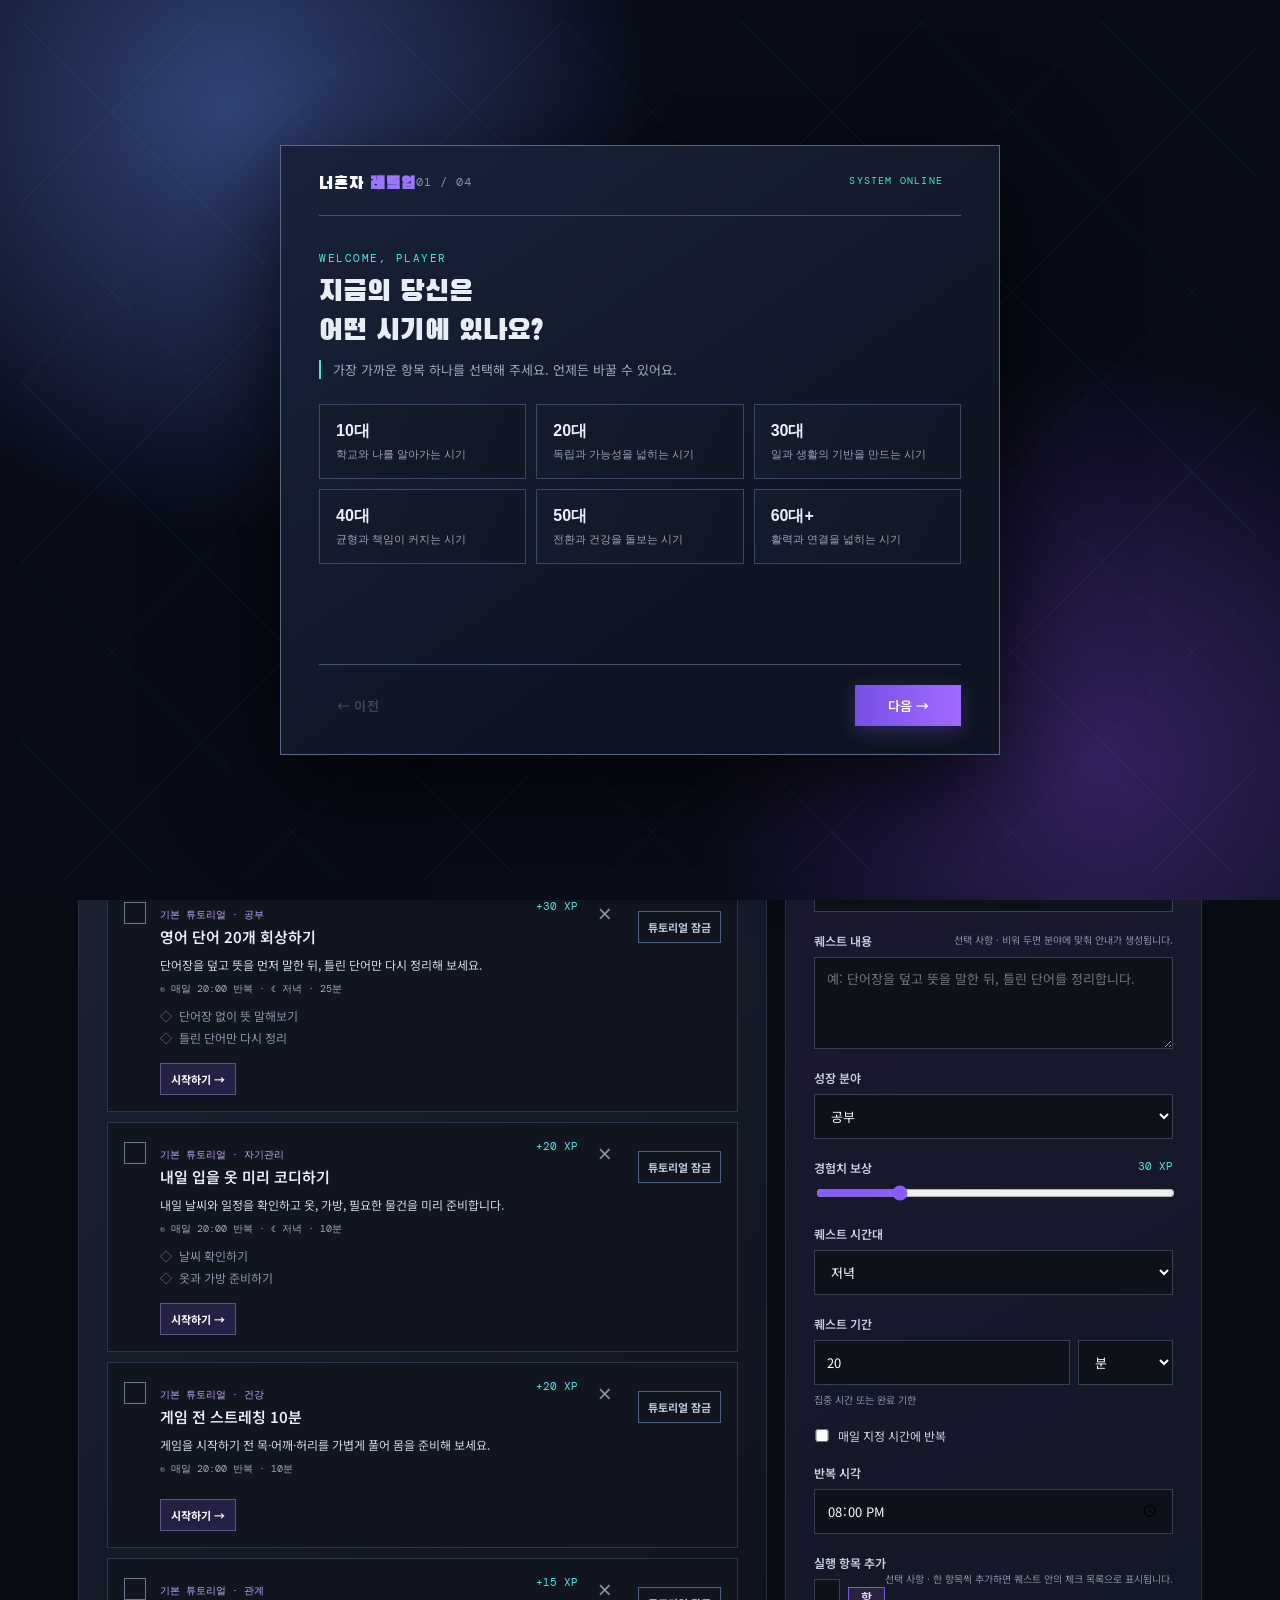
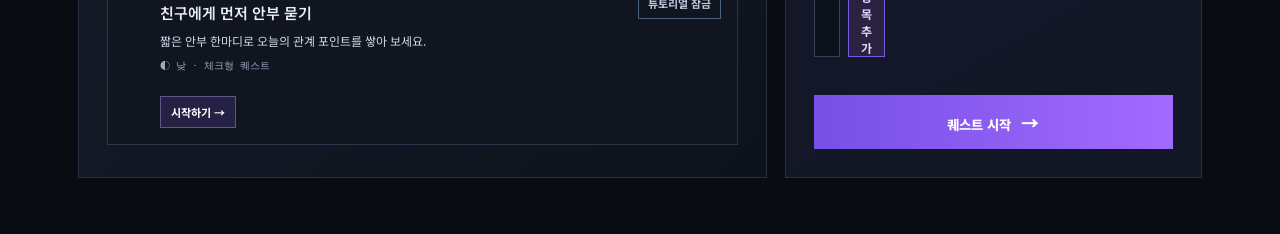
<file: index.html>
<!doctype html>
<html lang="ko">
  <head>
    <meta charset="UTF-8" />
    <meta name="viewport" content="width=device-width, initial-scale=1.0" />
    <title>너혼자레벨업</title>
    <link rel="preconnect" href="https://fonts.googleapis.com" />
    <link rel="preconnect" href="https://fonts.gstatic.com" crossorigin />
    <link href="https://fonts.googleapis.com/css2?family=Black+Han+Sans&family=DM+Mono:wght@400;500&family=Noto+Sans+KR:wght@400;500;600;700;800&display=swap" rel="stylesheet" />
  <style>
:root { --ink:#e9edf6; --muted:#8992a8; --line:#293044; --panel:#131824; --purple:#8a5cff; --cyan:#51e7e0; --bg:#090c13; }
* { box-sizing:border-box; } body { margin:0; background:radial-gradient(circle at 10% 0%,#17213a 0,transparent 26rem),var(--bg); color:var(--ink); font-family:"Noto Sans KR",sans-serif; }
.app-shell { max-width:1180px; margin:auto; padding:24px 28px 56px; } .topbar { display:flex; align-items:center; border-bottom:1px solid var(--line); padding-bottom:20px; gap:20px; } .brand { font-family:"Black Han Sans",sans-serif; color:white; text-decoration:none; letter-spacing:1px; font-size:22px; } .brand span { color:var(--purple); } .date { margin-left:auto; color:var(--muted); font:12px "DM Mono"; }.icon-button,.delete-button { background:none;border:0;color:var(--muted);cursor:pointer;font-size:24px;}
.hero { display:grid; grid-template-columns:2fr 1fr; gap:18px; padding:28px 0; }.character-card,.daily-card,.quest-panel,.create-panel { border:1px solid var(--line); background:linear-gradient(135deg,rgba(27,34,51,.98),rgba(14,18,28,.98)); }.character-card { min-height:218px; padding:30px; display:flex; align-items:center; gap:26px; position:relative; overflow:hidden; }.character-card:after { content:""; position:absolute; width:230px;height:230px;right:-90px;top:-90px;border:1px solid #7654d166;transform:rotate(45deg); }.level-emblem { width:106px;height:106px;flex:none; border:1px solid var(--purple); background:#17142c; display:flex;flex-direction:column;align-items:center;justify-content:center;box-shadow:0 0 28px #6d43d733; }.level-emblem small,.eyebrow { color:var(--cyan); font:11px "DM Mono";letter-spacing:1.5px;margin:0;}.level-emblem strong {font:48px "Black Han Sans";line-height:1;color:white}.character-copy h1 { margin:8px 0 22px; font-size:27px;line-height:1.36;letter-spacing:-1px; }.character-copy em { color:#b494ff;font-style:normal; }.xp-line { width:260px; }.xp-line span {font:12px "DM Mono";color:#b8c0d2}.xp-track,.daily-track {height:5px;background:#293044;margin-top:8px;}.xp-track i,.daily-track i {display:block;height:100%;background:linear-gradient(90deg,var(--purple),var(--cyan));width:0;transition:width .35s}.rank {margin-left:auto;align-self:flex-start;z-index:1;color:var(--muted);font:11px "DM Mono"}.rank b{display:block;color:#d1bcff;font-size:25px;text-align:center;margin-top:3px}.daily-card {padding:30px}.daily-card h2{margin:0}.progress-number {margin:30px 0 10px;display:flex;align-items:baseline;gap:7px}.progress-number strong{font:50px "Black Han Sans";color:white}.progress-number span{font:11px "DM Mono";color:var(--muted)}.daily-card>p:last-child {font-size:13px;color:var(--muted);margin-top:18px}
.quest-layout { display:grid;grid-template-columns:1.65fr 1fr; gap:18px; }.quest-panel,.create-panel{padding:28px}.section-title{display:flex;justify-content:space-between;align-items:center;margin-bottom:22px}.section-title h2,.create-panel h2{font-size:21px;margin:5px 0 0}.quest-badge {border:1px solid #4e426c;color:#bdaaff;padding:5px 8px;font:11px "DM Mono"}.quest-list{display:flex;flex-direction:column;gap:10px}.quest-card{display:flex;align-items:flex-start;gap:14px;padding:16px;border:1px solid #2d354a;background:#101520}.quest-card.completed{opacity:.55}.quest-card.completed h3{text-decoration:line-through}.check-button{margin-top:3px;width:22px;height:22px;flex:none;border:1px solid #6f7790;background:transparent;cursor:pointer}.completed .check-button{background:var(--cyan);border-color:var(--cyan);}.completed .check-button:after{content:"✓";color:#10202a;font-weight:900}.quest-body{flex:1}.quest-heading{display:flex;justify-content:space-between;gap:10px}.quest-heading h3{font-size:15px;margin:0;font-weight:600}.reward{font:11px "DM Mono";color:var(--cyan);white-space:nowrap}.steps{padding:0;margin:11px 0 0;list-style:none}.steps li{font-size:12px;color:var(--muted);margin:5px 0}.steps li:before{content:"◇";color:#7b6bab;margin-right:7px}.steps li.done{text-decoration:line-through;color:#5e6779}.steps li.done:before{content:"◆";color:var(--cyan)}.step-toggle{border:0;background:none;color:inherit;font:inherit;cursor:pointer;padding:0}.empty-state{text-align:center;color:var(--muted);padding:52px 5px;border:1px dashed #2b3448}.empty-state span{font-size:28px;color:#8a5cff}.empty-state p{font-size:13px;line-height:1.8}.create-panel{background:linear-gradient(150deg,#1b1830,#111725)}form{margin-top:24px}label{display:block;font-size:12px;font-weight:600;margin:20px 0;color:#cbd1df}input{width:100%;margin-top:8px;border:1px solid #3a4053;background:#0d111a;color:white;padding:11px 12px;font:13px "Noto Sans KR";outline-color:var(--purple)}input[type=range]{padding:0;accent-color:var(--purple)}output{float:right;color:var(--cyan);font:11px "DM Mono"}.field-hint{float:right;color:var(--muted);font-size:10px;font-weight:400}.step-entry{display:flex;gap:7px}.step-entry input{margin:8px 0 0}.step-entry button{margin-top:8px;border:1px solid #60528e;background:#29233f;color:#d8ccff;padding:0 11px;cursor:pointer}.step-draft{list-style:none;padding:0;margin:12px 0}.step-draft li{font-size:12px;color:#abb5ca;background:#161c29;margin:5px 0;padding:7px 9px}.step-draft button{float:right;background:none;border:0;color:#9b8acb;cursor:pointer}.create-button{border:0;background:linear-gradient(90deg,#7650e5,#a36aff);color:white;width:100%;padding:14px;margin-top:14px;font-weight:800;cursor:pointer;font-family:"Noto Sans KR"}.create-button span{font-size:18px;margin-left:6px}@media(max-width:760px){.app-shell{padding:18px}.hero,.quest-layout{grid-template-columns:1fr}.character-card{padding:23px;gap:17px}.character-copy h1{font-size:21px}.xp-line{width:170px}.rank{display:none}.daily-card{padding:24px}.quest-panel,.create-panel{padding:22px}}
@media(max-width:760px){.app-shell{padding:14px 14px 42px}.topbar{position:sticky;top:0;z-index:10;margin:0 -14px;padding:14px;background:#090c13ef;backdrop-filter:blur(10px);gap:8px}.brand{font-size:19px}.hero{padding:16px 0}.character-card{min-height:0;padding:20px;gap:14px}.level-emblem{width:72px;height:72px}.level-emblem strong{font-size:34px}.character-copy h1{font-size:19px;margin:6px 0 15px}.xp-line{width:calc(100vw - 142px)}.daily-card{padding:20px}.quest-panel,.create-panel{padding:18px}.quest-card{padding:14px 12px;gap:11px}.quest-heading h3{font-size:14px}.category-filter{margin:0 -2px 14px;padding-bottom:3px}.filter{min-height:34px}.create-button{min-height:48px;font-size:14px}} 

.mode-switch{display:flex;border:1px solid #3a4053;padding:3px}.mode{border:0;background:transparent;color:#8992a8;padding:7px 10px;cursor:pointer;font:11px "Noto Sans KR"}.mode.active{background:#7958da;color:#fff}.category-filter{display:flex;gap:5px;margin:-6px 0 16px;overflow:auto}.filter{border:1px solid #343c51;background:transparent;color:#aeb6ca;padding:6px 9px;cursor:pointer;font:11px "Noto Sans KR";white-space:nowrap}.filter.active{border-color:#9271ec;color:#d5c7ff;background:#292341}.category{color:#c4a9ff;font:10px "DM Mono"}.quest-heading h3{margin:3px 0 0}.approval-status{display:inline-block;margin-top:9px;color:#efc56e;font:10px "DM Mono"}select{width:100%;margin-top:8px;border:1px solid #3a4053;background:#0d111a;color:white;padding:11px 12px;font:13px "Noto Sans KR";outline-color:#8a5cff}.parent-dashboard{border:1px solid #293044;background:linear-gradient(135deg,#171c29,#111521);margin-top:18px;padding:28px}.parent-intro{display:flex;justify-content:space-between;align-items:start;border-bottom:1px solid #293044;padding-bottom:22px}.parent-intro h2{font-size:26px;margin:5px 0}.parent-intro p:last-child{font-size:13px;color:#8992a8}.connection{color:#aab3c5;font-size:12px}.connection span{display:inline-block;width:8px;height:8px;border-radius:50%;background:#51e7e0;margin-right:5px}.parent-grid{display:grid;grid-template-columns:1.2fr .8fr;gap:18px;margin-top:22px}.approval-panel,.reward-panel{border:1px solid #30384a;padding:20px;background:#101521}.approval-item,.reward-item{display:flex;align-items:center;justify-content:space-between;padding:13px 0;border-bottom:1px solid #252c3d;gap:14px}.approval-item:last-child,.reward-item:last-child{border:0}.approval-item h3,.reward-item h3{font-size:14px;margin:0}.approval-item p,.reward-item p{font-size:11px;color:#8992a8;margin:4px 0}.approve{border:0;background:#54d6be;color:#0b2524;padding:8px 11px;font:700 11px "Noto Sans KR";cursor:pointer;white-space:nowrap}.reward-cost{color:#c5a8ff;font:11px "DM Mono"}.reward-form{display:grid;grid-template-columns:1fr 70px auto;gap:6px;margin-top:14px}.reward-form input{margin:0}.reward-form button{border:0;background:#7658ce;color:#fff;padding:0 12px;cursor:pointer;font:12px "Noto Sans KR"}@media(max-width:760px){.topbar{gap:9px}.date{display:none}.parent-grid{grid-template-columns:1fr}.parent-dashboard{padding:22px}.parent-intro{display:block}.connection{margin-top:12px}.reward-form{grid-template-columns:1fr 65px}.reward-form button{grid-column:1/-1;padding:10px}}
.today-board{border:1px solid #39435c;background:linear-gradient(120deg,#161d30,#101625);padding:25px 28px;margin:0 0 18px}.today-board-head{display:flex;align-items:flex-start;justify-content:space-between;gap:18px}.today-board h2{font-size:24px;margin:5px 0}.today-board-head>div>p:last-child{font-size:13px;color:#a8b1c5;margin:7px 0 0}.start-all,.start-quest{border:1px solid #765be0;background:linear-gradient(90deg,#6747d0,#8c68ed);color:#fff;cursor:pointer;font:700 12px "Noto Sans KR";padding:12px 15px;white-space:nowrap}.start-all:disabled,.start-quest:disabled{background:#1b2130;border-color:#384056;color:#778096;cursor:default}.status-grid{display:grid;grid-template-columns:repeat(4,1fr);border:1px solid #323c52;margin-top:23px}.status-grid>div{padding:13px 16px;border-right:1px solid #323c52}.status-grid>div:last-child{border:0}.status-grid span,.status-grid small{display:block;font:10px "DM Mono";color:#919bb1}.status-grid strong{font:27px "Black Han Sans";line-height:1.25;color:#fff;margin:4px 0}.time-lanes{display:grid;grid-template-columns:repeat(4,1fr);gap:8px;margin-top:14px}.time-lane{min-height:88px;border:1px solid #2e3850;background:#0d1320;padding:12px;display:grid;grid-template-columns:20px 1fr;column-gap:7px}.lane-icon{color:#62e4da;font-size:15px}.time-lane small{color:#98a4bb;font:10px "DM Mono"}.time-lane strong{display:block;color:#fff;font:600 14px "DM Mono";margin-top:2px}.time-lane p{grid-column:1/-1;color:#a7b0c5;font-size:10px;line-height:1.5;margin:7px 0 0}.quest-card.active{border-color:#5bced0;box-shadow:inset 3px 0 #51e7e0}.quest-meta{margin:8px 0 0;color:#9ea9c0;font:10px "DM Mono"}.start-quest{margin-top:12px;padding:7px 10px;font-size:11px;background:#242144;border-color:#5e5682}.repeat-setting{display:flex;align-items:center;gap:8px;font-weight:400}.repeat-setting input{width:16px;margin:0;accent-color:#8a5cff}.focus-screen{position:fixed;z-index:30;inset:0;display:grid;place-items:center;padding:24px;background:radial-gradient(circle at 50% 35%,#293861 0,transparent 45%),#080c16}.focus-screen[hidden]{display:none}.focus-card{width:min(560px,100%);padding:42px 36px;border:1px solid #6575a2;background:linear-gradient(145deg,#1a2440,#0d1322);text-align:center;box-shadow:0 30px 100px #000d}.focus-category{display:inline-block;margin-top:25px;color:#63e2d8;font:11px "DM Mono"}.focus-card h2{font:28px "Black Han Sans","Noto Sans KR";line-height:1.4;margin:11px 0}.focus-card>p:not(.eyebrow){color:#aeb8cc;font-size:13px;line-height:1.7}.focus-time{display:block;margin:30px 0;font:72px "DM Mono";letter-spacing:-5px;color:#fff;text-shadow:0 0 25px #6d55e677}.focus-actions{display:flex;gap:8px;justify-content:center}.focus-actions button,.focus-exit{border:0;padding:13px 17px;cursor:pointer;font:700 12px "Noto Sans KR"}.focus-secondary{background:#283148;color:#d5dcec}.focus-complete{background:#55d9c7;color:#0b2526}.focus-exit{margin-top:22px;background:transparent;color:#a4aec2}
@media(max-width:760px){.today-board{padding:22px}.today-board-head{display:block}.start-all{margin-top:16px;width:100%}.status-grid{grid-template-columns:1fr 1fr}.status-grid>div:nth-child(2){border-right:0}.status-grid>div:nth-child(-n+2){border-bottom:1px solid #323c52}.time-lanes{grid-template-columns:1fr 1fr}.focus-card{padding:34px 20px}.focus-time{font-size:55px}}
.quest-card.selected{border-color:#876ded;background:#181733}.quest-card.selected .check-button{background:#8264e2;border-color:#aa91ff}.quest-card.selected .check-button:after{content:"✓";color:#fff;font-weight:900}.edit-quest{margin:12px 0 0 6px;padding:7px 9px;border:1px solid #4e6080;background:transparent;color:#bdc8dd;cursor:pointer;font:700 11px "Noto Sans KR"}.edit-quest:hover{border-color:#8f73f4;color:#fff}.profile-button{border:1px solid #4e426c;background:#17172a;color:#d2c4ff;padding:7px 10px;cursor:pointer;font:11px "Noto Sans KR"}.profile-screen,.edit-screen{position:fixed;inset:0;z-index:40;overflow:auto;padding:30px;background:#080c16e8}.profile-screen[hidden],.edit-screen[hidden]{display:none}.profile-card,.edit-card{width:min(780px,100%);margin:auto;border:1px solid #596987;background:#111827;box-shadow:0 25px 100px #000;padding:30px}.profile-head,.edit-head{display:flex;justify-content:space-between;gap:18px;border-bottom:1px solid #354057;padding-bottom:20px}.profile-head h2,.edit-head h2{margin:5px 0;font-size:24px}.profile-head p:last-child,.edit-head p:last-child{color:#a8b1c5;font-size:12px;line-height:1.6;margin:7px 0 0}.profile-head button,.edit-head button{border:0;background:transparent;color:#c6cedf;font-size:28px;cursor:pointer}.profile-card fieldset{border:1px solid #344057;margin:20px 0;padding:18px}.profile-card legend{color:#61e1d7;font:11px "DM Mono";padding:0 7px}.profile-grid{display:grid;grid-template-columns:1fr 1fr;gap:4px 16px}.profile-grid label{margin:10px 0;font-size:12px}.profile-grid .wide{grid-column:1/-1}.profile-card textarea,.edit-card textarea{width:100%;min-height:76px;margin-top:8px;resize:vertical;border:1px solid #3a4053;background:#0d111a;color:#fff;padding:10px;font:13px "Noto Sans KR";outline-color:#8a5cff}.edit-card form{margin-top:18px}.edit-card label{display:block;margin:13px 0;color:#d5dcec;font-size:12px}.edit-card input,.edit-card select{margin-top:7px}.edit-card input:disabled,.edit-card select:disabled{opacity:.5;cursor:not-allowed}.profile-actions,.edit-actions{display:flex;justify-content:flex-end;gap:8px}.profile-actions button,.edit-actions button{border:0;padding:12px 16px;cursor:pointer;font:700 12px "Noto Sans KR"}.profile-actions button:first-child,.edit-actions button:first-child{background:#283148;color:#d5dcec}.profile-actions button:last-child,.edit-actions button:last-child{background:#7455dc;color:#fff}@media(max-width:600px){.today-board{padding:18px}.today-board h2{font-size:21px}.status-grid strong{font-size:23px}.time-lane{min-height:94px;padding:10px}.profile-button{margin-left:auto;min-height:34px}.mode-switch{display:none}.profile-screen,.edit-screen{padding:0}.profile-card,.edit-card{min-height:100vh;padding:20px 16px;border:0}.profile-head h2,.edit-head h2{font-size:21px}.profile-grid{grid-template-columns:1fr}.profile-grid .wide{grid-column:auto}.profile-card fieldset{padding:14px 12px}.profile-actions,.edit-actions{position:sticky;bottom:0;padding:12px 0 2px;background:#111827}.profile-actions button,.edit-actions button{flex:1;min-height:46px}.focus-screen{padding:0}.focus-card{min-height:100vh;width:100%;display:flex;flex-direction:column;justify-content:center;padding:28px 22px}.focus-time{font-size:60px;margin:34px 0}.focus-actions button{min-height:52px;flex:1}.focus-exit{min-height:44px}.start-quest,.edit-quest{min-height:38px}.check-button{width:25px;height:25px}.quest-meta{line-height:1.5}.onboarding-card{padding-bottom:calc(22px + env(safe-area-inset-bottom))}}
.result-screen{position:fixed;inset:0;z-index:50;display:grid;place-items:center;padding:24px;background:#080c16e6}.result-screen[hidden]{display:none}.result-card{width:min(430px,100%);text-align:center;padding:38px 28px;border:1px solid #6878a2;background:linear-gradient(145deg,#1d2743,#101727);box-shadow:0 30px 100px #000d}.result-mark{display:grid;place-items:center;width:58px;height:58px;margin:auto;border:1px solid #64e2d8;border-radius:50%;background:#163834;color:#67e6da;font:32px "DM Mono"}.result-mark.timeout{border-color:#d5a36e;background:#37291d;color:#efc27c}.result-card h2{margin:15px 0 9px;font:26px "Black Han Sans","Noto Sans KR"}.result-card p:not(.eyebrow){min-height:42px;color:#b8c0d2;font-size:13px;line-height:1.65}.result-xp{display:block;margin:19px 0;color:#62e4da;font:18px "DM Mono"}.result-actions{display:flex;gap:8px;justify-content:center}.result-actions button{border:0;padding:13px 16px;cursor:pointer;font:700 12px "Noto Sans KR"}.result-primary{background:#7656dd;color:#fff}.result-secondary{background:#29344b;color:#dce4f3}@media(max-width:600px){.result-screen{padding:18px}.result-card{padding:34px 22px}.result-actions button{flex:1;min-height:48px}}
.quest-description{margin:8px 0 0;color:#d0d7e7;font-size:12px;line-height:1.6}.focus-start{background:#7656dd;color:#fff}
.focus-setup{margin:-10px auto 24px;padding:13px;border:1px solid #3a4560;background:#101829;max-width:410px;text-align:left}.focus-setup>span{display:block;color:#dbe3f3;font-weight:700;font-size:12px}.focus-setup>div{display:grid;grid-template-columns:1fr 78px auto;gap:7px;margin-top:8px}.focus-setup input,.focus-setup select{min-width:0;border:1px solid #47526b;background:#090e18;color:#fff;padding:9px;font:13px "Noto Sans KR"}.focus-setup button{border:1px solid #7860d8;background:#2c2547;color:#f0eaff;padding:0 12px;cursor:pointer;font:700 12px "Noto Sans KR"}.focus-setup small{display:block;color:#9ca8c1;margin-top:8px;font-size:10px}@media(max-width:600px){.focus-setup{width:100%;margin:0 auto 22px}.focus-setup>div{grid-template-columns:1fr 72px}.focus-setup button{grid-column:1/-1;min-height:42px}}
.create-panel textarea{display:block;width:100%;min-height:92px;margin-top:8px;resize:vertical;border:1px solid #3a4053;background:#0d111a;color:#fff;padding:11px 12px;font:13px "Noto Sans KR";line-height:1.55;outline-color:#8a5cff}.create-panel .quest-items-label{margin-top:18px}.create-panel .step-entry{display:grid;grid-template-columns:1fr auto;gap:8px;margin-top:8px}.create-panel .step-entry input{margin:0;min-width:0}.create-panel .step-entry button{border:1px solid #765be0;background:#292341;color:#e0d5ff;padding:0 12px;cursor:pointer;font:700 12px "Noto Sans KR"}.step-draft{display:grid;gap:6px;margin:10px 0 4px;padding:0;list-style:none}.step-draft li{display:flex;align-items:center;justify-content:space-between;gap:10px;border:1px solid #354057;background:#111827;padding:8px 10px;color:#d7def0;font-size:12px}.step-draft button{border:0;background:transparent;color:#caaeff;cursor:pointer;font-size:16px}@media(max-width:600px){.create-panel textarea{min-height:105px;font-size:14px}.create-panel .step-entry{grid-template-columns:1fr}.create-panel .step-entry input,.create-panel .step-entry button{min-height:46px}.create-panel .step-entry button{width:100%}}
.duration-entry{display:grid;grid-template-columns:1fr 95px;gap:8px;margin-top:8px}.duration-entry input,.duration-entry select{margin:0}.duration-entry+ .field-hint{display:block;float:none;margin-top:7px;color:#8992a8;font-size:10px;font-weight:400}
.planner-link{border:1px solid #315b63;background:#10252a;color:#79e5dc;padding:7px 10px;text-decoration:none;white-space:nowrap;font:11px "Noto Sans KR"}.planner-link:hover{border-color:#59d5cb;color:#fff}@media(max-width:600px){.planner-link{margin-left:auto}.profile-button{display:none}}

.onboarding{position:fixed;inset:0;z-index:20;display:flex;align-items:center;justify-content:center;padding:24px;background:radial-gradient(circle at 20% 10%,#293861 0,transparent 38%),#090c13}.onboarding[hidden]{display:none}.onboarding-card{width:min(720px,100%);min-height:610px;border:1px solid #3a4260;background:linear-gradient(145deg,#171d30,#0d111b);box-shadow:0 24px 80px #000a;display:flex;flex-direction:column;padding:28px 38px}.onboard-top{display:flex;justify-content:space-between;color:#8992a8;font:12px "DM Mono";letter-spacing:1px;border-bottom:1px solid #30384c;padding-bottom:20px}.onboard-brand{font-family:"Black Han Sans";color:white;font-size:17px}.onboard-brand b{color:#9a75ff}.onboard-page{display:none;flex:1;padding-top:35px}.onboard-page.active{display:block}.onboard-page h2{font-size:29px;line-height:1.36;margin:8px 0 8px;letter-spacing:-1px}.onboard-desc{font-size:13px;color:#9ea8bd;margin:0 0 25px}.choice-grid{display:grid;gap:10px}.choice-grid.two{grid-template-columns:1fr 1fr}.choice-grid button,.starter-item{border:1px solid #374056;background:#111725;color:#ecf0fa;text-align:left;padding:16px;cursor:pointer;transition:.18s}.choice-grid button:hover,.choice-grid button.selected,.starter-item.selected{border-color:#9a75ff;background:#211d38;box-shadow:inset 3px 0 #9a75ff}.choice-grid strong{display:block;font-size:15px}.choice-grid span{display:block;font-size:11px;color:#98a2b7;margin-top:5px}.role-grid{grid-template-columns:1fr 1fr}.goals{grid-template-columns:repeat(3,1fr)}.goals button{padding:14px}.starter-list{display:grid;gap:9px}.starter-item{display:flex;align-items:center;gap:12px;padding:13px}.starter-check{width:20px;height:20px;border:1px solid #6d7790;display:grid;place-items:center;flex:none}.starter-item.selected .starter-check{background:#58e0d3;border-color:#58e0d3;color:#0c2230}.starter-item strong{font-size:14px}.starter-item span{margin-left:auto;color:#58e0d3;font:11px "DM Mono"}.onboard-footer{display:flex;justify-content:space-between;border-top:1px solid #30384c;padding-top:20px}.onboard-back,.onboard-next{border:0;padding:11px 18px;cursor:pointer;font:600 13px "Noto Sans KR"}.onboard-back{background:transparent;color:#96a1b7}.onboard-back:disabled{opacity:.35}.onboard-next{background:linear-gradient(90deg,#7650e5,#a36aff);color:white;min-width:106px}@media(max-width:600px){.onboarding{padding:0}.onboarding-card{border:0;min-height:100vh;padding:22px}.onboard-page{padding-top:27px}.onboard-page h2{font-size:25px}.goals{grid-template-columns:1fr 1fr}.choice-grid.two,.role-grid{grid-template-columns:1fr}.choice-grid button{padding:12px}}

.starter-list{max-height:285px;overflow:auto;padding-right:4px}.starter-list::-webkit-scrollbar{width:6px}.starter-list::-webkit-scrollbar-thumb{background:#59627d}.age-grid{grid-template-columns:repeat(3,1fr)}@media(max-width:600px){.age-grid{grid-template-columns:1fr 1fr}}

.onboarding{background:radial-gradient(circle at 18% 12%,#334377 0,transparent 32%),radial-gradient(circle at 86% 85%,#35215f 0,transparent 30%),#080c18}.onboarding:before{content:"";position:absolute;inset:22px;pointer-events:none;background:linear-gradient(135deg,transparent 49.8%,#8e74e315 50%,transparent 50.2%),linear-gradient(45deg,transparent 49.8%,#55ddd010 50%,transparent 50.2%);background-size:180px 180px}.onboarding-card{position:relative;border-color:#596889;background:linear-gradient(145deg,#19223a,#0e1422 70%);box-shadow:0 30px 100px #000c}.onboard-top{border-bottom-color:#46516a}.onboard-top:after{content:"SYSTEM ONLINE";color:#56ded4;font:10px "DM Mono";letter-spacing:1.2px;margin-left:auto;margin-right:18px}.onboard-page h2{font-family:"Black Han Sans","Noto Sans KR",sans-serif;font-weight:400;letter-spacing:.1px}.onboard-desc{padding-left:12px;border-left:2px solid #56ded4}.choice-grid button{position:relative;border-color:#3b4864;background:linear-gradient(115deg,#141b2c,#101624);min-height:74px}.choice-grid button:before{content:"";position:absolute;left:0;top:0;bottom:0;width:3px;background:transparent}.choice-grid button:hover:before,.choice-grid button.selected:before{background:#58e0d3}.choice-grid button.selected{background:linear-gradient(115deg,#252043,#1a2035);box-shadow:0 0 0 1px #9a78ff inset,0 0 24px #7653e422}.choice-grid strong{font-size:16px}.role-grid button{min-height:82px}.onboard-question{margin:19px 0 12px;padding:13px 16px;border:1px solid #425172;background:#151d30;color:#e6e9f6;font-size:15px;line-height:1.65;font-weight:600}.onboard-question:before{content:"QUEST GUIDE  //  ";display:block;color:#58e0d3;font:10px "DM Mono";letter-spacing:1px;margin-bottom:4px}.starter-item{position:relative;border-color:#3c4966;background:linear-gradient(90deg,#121a2b,#151c2d)}.starter-item:after{content:"선택";color:#9da8bd;font:10px "DM Mono";margin-left:auto}.starter-item.selected:after{content:"EQUIPPED";color:#58e0d3}.starter-item span{margin-left:0}.onboard-footer{border-top-color:#46516a}.onboard-next{box-shadow:0 5px 20px #7650e550}.onboard-back{letter-spacing:.2px}@media(max-width:600px){.onboarding:before{inset:8px}.onboard-top:after{display:none}.onboard-question{font-size:14px}.onboarding{height:100dvh;min-height:100dvh;align-items:flex-start;overflow-y:auto;overscroll-behavior:contain;padding:0}.onboarding-card{width:100%;min-height:100dvh;height:auto;padding:calc(22px + env(safe-area-inset-top)) 22px calc(22px + env(safe-area-inset-bottom));overflow:visible}.onboard-top{position:sticky;top:0;z-index:2;background:#19223a;padding-top:2px}.onboard-page{min-height:0}.onboard-footer{position:sticky;bottom:0;z-index:2;background:#0e1422;padding-bottom:2px}.onboard-next,.onboard-back{min-height:48px}}

</style>
</head>
  <body>
    <main class="app-shell">
      <header class="topbar">
        <a class="brand" href="#">너혼자<span>레벨업</span></a>
        <div class="date" id="today"></div>
        <a class="planner-link" href="planner.html">플랭클린 플래너</a>
        <button class="profile-button" id="profileButton">내 정보</button>
        <div class="mode-switch"><button class="mode active" data-mode="child">내 퀘스트</button><button class="mode" data-mode="parent">부모님</button></div>
        <button class="icon-button" id="resetButton" aria-label="데이터 초기화" title="데이터 초기화">↻</button>
      </header>

      <section class="hero">
        <div class="character-card">
          <div class="level-emblem"><small>LV.</small><strong id="level">1</strong></div>
          <div class="character-copy">
            <p class="eyebrow">MY LIFE STATUS</p>
            <h1>나의 일상을<br /><em>한 단계</em> 성장시키자.</h1>
            <div class="xp-line"><span id="xpLabel">0 / 100 XP</span><div class="xp-track"><i id="xpBar"></i></div></div>
          </div>
          <div class="rank">RANK <b id="rank">E</b></div>
        </div>
        <div class="daily-card">
          <p class="eyebrow">TODAY'S PROGRESS</p>
          <div class="progress-number"><strong id="doneCount">0</strong><span>/ <span id="totalCount">0</span> QUESTS</span></div>
          <div class="daily-track"><i id="dailyBar"></i></div>
          <p id="dailyMessage">새로운 퀘스트를 등록해 보세요.</p>
        </div>
      </section>

      <section class="today-board" aria-label="오늘의 퀘스트 현황">
        <div class="today-board-head">
          <div><p class="eyebrow">TODAY'S COMMAND BOARD</p><h2>오늘의 현황</h2><p id="todaySummary">오늘의 작은 행동이 다음 레벨을 엽니다.</p></div>
          <button id="startAllButton" class="start-all">오늘 퀘스트 시작 <span>→</span></button>
        </div>
        <div class="status-grid">
          <div><span>완료</span><strong id="statusDone">0</strong><small>QUESTS</small></div>
          <div><span>진행 중</span><strong id="statusActive">0</strong><small>QUEST</small></div>
          <div><span>남은 퀘스트</span><strong id="statusRemaining">0</strong><small>QUESTS</small></div>
          <div><span>집중 시간</span><strong id="statusMinutes">0</strong><small>MINUTES</small></div>
        </div>
        <div class="time-lanes" id="timeLanes"></div>
      </section>

      <section class="quest-layout">
        <div class="quest-panel">
          <div class="section-title"><div><p class="eyebrow">ACTIVE QUESTS</p><h2>오늘의 퀘스트</h2></div><span class="quest-badge" id="remaining">0 LEFT</span></div>
          <div class="category-filter" id="categoryFilter"><button class="filter active" data-category="전체">전체</button><button class="filter" data-category="공부">공부</button><button class="filter" data-category="자기관리">자기관리</button><button class="filter" data-category="건강">건강</button><button class="filter" data-category="취미">취미</button></div>
          <div id="questList" class="quest-list"></div>
          <div class="empty-state" id="emptyState"><span>⚔</span><p>아직 진행 중인 퀘스트가 없습니다.<br />오른쪽에서 첫 퀘스트를 만들어 보세요.</p></div>
        </div>

        <aside class="create-panel">
          <p class="eyebrow">NEW QUEST</p>
          <h2>새 퀘스트 생성</h2>
          <form id="questForm">
            <label>퀘스트 이름<input id="questTitle" required maxlength="50" placeholder="예: 영어 단어 20개 복습하기" /></label>
            <label>퀘스트 내용 <span class="field-hint">선택 사항 · 비워 두면 분야에 맞춰 안내가 생성됩니다.</span><textarea id="questDescription" maxlength="240" placeholder="예: 단어장을 덮고 뜻을 말한 뒤, 틀린 단어를 정리합니다."></textarea></label>
            <label>성장 분야<select id="category"><option>공부</option><option>자기관리</option><option>건강</option><option>취미</option><option>관계</option></select></label>
            <label>경험치 보상 <output id="rewardOutput">30 XP</output><input id="reward" type="range" min="10" max="100" value="30" step="10" /></label>
            <label>퀘스트 시간대<select id="questSlot"><option value="아침">아침</option><option value="낮">낮</option><option value="저녁" selected>저녁</option><option value="자유 시간">자유 시간</option></select></label>
            <label>퀘스트 기간<div class="duration-entry"><input id="questTimeValue" type="number" min="1" max="365" value="20" required /><select id="questTimeUnit"><option value="minute">분</option><option value="hour">시간</option><option value="day">일</option></select></div><span class="field-hint">집중 시간 또는 완료 기한</span></label>
            <label class="repeat-setting"><input id="questRepeat" type="checkbox" /> <span>매일 지정 시간에 반복</span></label>
            <label id="repeatTimeWrap" hidden>반복 시각<input id="questRepeatAt" type="time" value="20:00" /></label>
            <label class="quest-items-label">실행 항목 추가 <span class="field-hint">선택 사항 · 한 항목씩 추가하면 퀘스트 안의 체크 목록으로 표시됩니다.</span><div class="step-entry"><input id="stepInput" maxlength="50" placeholder="예: 자료 조사 · 물 1잔 마시기 · 단어장 펼치기" /><button type="button" id="addStep">항목 추가</button></div></label>
            <ul class="step-draft" id="stepDraft"></ul>
            <button class="create-button" type="submit">퀘스트 시작 <span>→</span></button>
          </form>
        </aside>
      </section>
      <section class="parent-dashboard" id="parentDashboard" hidden>
        <div class="parent-intro"><div><p class="eyebrow">FAMILY QUEST BOARD</p><h2>민준이의 성장 보드</h2><p>완료한 퀘스트를 확인하고 약속한 보상을 지급해 주세요.</p></div><div class="connection"><span></span>연결됨 · 자녀 계정</div></div>
        <div class="parent-grid"><div class="approval-panel"><div class="section-title"><div><p class="eyebrow">WAITING FOR YOU</p><h2>승인 대기 퀘스트</h2></div><span class="quest-badge" id="pendingCount">0 WAITING</span></div><div id="approvalList"></div></div><div class="reward-panel"><p class="eyebrow">REWARD VAULT</p><h2>약속한 보상</h2><div id="rewardList"></div><form id="rewardForm" class="reward-form"><input id="rewardTitle" maxlength="40" placeholder="예: 주말 게임 1시간" required /><input id="rewardCost" type="number" min="10" step="10" value="60" required /><button>보상 추가</button></form></div></div>
      </section>
    </main>
    <template id="questTemplate">
      <article class="quest-card">
        <button class="check-button" aria-label="오늘 실행할 퀘스트 선택"></button>
        <div class="quest-body"><div class="quest-heading"><div><span class="category"></span><h3></h3></div><span class="reward"></span></div><p class="quest-description"></p><p class="quest-meta"></p><ul class="steps"></ul><span class="approval-status"></span><button class="start-quest">시작하기 <span>→</span></button></div>
        <button class="delete-button" aria-label="퀘스트 삭제">×</button>
        <button class="edit-quest" type="button">수정</button>
      </article>
    </template>
    <section class="profile-screen" id="profileScreen" hidden aria-label="나의 비공개 정보">
      <div class="profile-card">
        <div class="profile-head"><div><p class="eyebrow">PRIVATE LIFE VAULT</p><h2>나의 현재 상황</h2><p>이 데모에서는 이 브라우저에만 저장됩니다. 계좌번호·비밀번호·인증 정보는 입력하지 마세요.</p></div><button id="profileClose" aria-label="닫기">×</button></div>
        <form id="profileForm">
          <fieldset><legend>기본 · 개인적 부분</legend><div class="profile-grid"><label>닉네임<input id="profileNickname" maxlength="20" placeholder="예: 성장하는 나" /></label><label>연령대<select id="profileAge"><option value="">선택 안 함</option><option>10대</option><option>20대</option><option>30대</option><option>40대</option><option>50대</option><option>60대+</option></select></label><label>키 (cm)<input id="profileHeight" type="number" min="30" max="250" placeholder="선택" /></label><label>몸무게 (kg)<input id="profileWeight" type="number" min="10" max="300" placeholder="선택" /></label><label class="wide">외모·자기관리 목표<textarea id="profileAppearance" maxlength="300" placeholder="예: 피부 관리, 옷 스타일, 자신감 등"></textarea></label></div></fieldset>
          <fieldset><legend>생활 · 외부적 부분</legend><div class="profile-grid"><label>현재 생활/직업<input id="profileRole" maxlength="60" placeholder="예: 직장인, 대학생, 자영업" /></label><label>가족·돌봄 상황<input id="profileFamily" maxlength="100" placeholder="예: 부모님과 거주, 자녀 돌봄" /></label><label>소득 상태 (범위/목표)<input id="profileIncome" maxlength="60" placeholder="예: 월 소득 목표 300만 원" /></label><label>자산·부채 상태 (범위/목표)<input id="profileAssets" maxlength="60" placeholder="예: 비상금 목표 500만 원" /></label><label class="wide">현재 고민과 바라는 변화<textarea id="profileNotes" maxlength="500" placeholder="추천 퀘스트에 참고할 수 있는 나만의 기록"></textarea></label></div></fieldset>
          <div class="profile-actions"><button type="button" id="profileCancel">취소</button><button type="submit">비공개 정보 저장</button></div>
        </form>
      </div>
    </section>
    <section class="edit-screen" id="editScreen" hidden aria-label="퀘스트 수정">
      <div class="edit-card">
        <div class="edit-head"><div><p class="eyebrow">QUEST SETTINGS</p><h2>퀘스트 수정</h2><p id="editGuide">목표에 맞게 퀘스트를 조정해 보세요.</p></div><button id="editClose" aria-label="닫기">×</button></div>
        <form id="editForm">
          <label>퀘스트 이름<input id="editTitle" required maxlength="50" /></label>
          <label>퀘스트 내용 <span class="field-hint">제목 아래에 표시되는 실행 안내</span><textarea id="editDescription" maxlength="240" placeholder="이 퀘스트에서 할 일을 간단히 적어 주세요."></textarea></label>
          <label>성장 분야<select id="editCategory"><option>공부</option><option>자기관리</option><option>건강</option><option>취미</option><option>관계</option></select></label>
          <label>경험치 보상 <output id="editRewardOutput">30 XP</output><input id="editReward" type="range" min="10" max="100" value="30" step="10" /></label>
          <label>퀘스트 시간대<select id="editSlot"><option value="아침">아침</option><option value="낮">낮</option><option value="저녁">저녁</option><option value="자유 시간">자유 시간</option></select></label>
          <label>퀘스트 기간<div class="duration-entry"><input id="editTimeValue" type="number" min="1" max="365" required /><select id="editTimeUnit"><option value="minute">분</option><option value="hour">시간</option><option value="day">일</option></select></div><span class="field-hint">집중 시간 또는 완료 기한</span></label>
          <label class="repeat-setting"><input id="editRepeat" type="checkbox" /> <span>매일 지정 시간에 반복</span></label>
          <label id="editRepeatTimeWrap" hidden>반복 시각<input id="editRepeatAt" type="time" value="20:00" /></label>
          <label>단계 <span class="field-hint">한 줄에 하나씩 입력</span><textarea id="editSteps" maxlength="500" placeholder="예: 자료 조사"></textarea></label>
          <div class="edit-actions"><button type="button" id="editCancel">취소</button><button type="submit">수정 저장</button></div>
        </form>
      </div>
    </section>
    <section class="focus-screen" id="focusScreen" hidden aria-label="퀘스트 집중 화면">
      <div class="focus-card">
        <p class="eyebrow">FOCUS MODE · OTHER QUESTS HIDDEN</p>
        <span class="focus-category" id="focusCategory"></span>
        <h2 id="focusTitle"></h2>
        <p id="focusGuide">이 퀘스트에만 집중해 보세요.</p>
        <strong class="focus-time" id="focusTime">00:00</strong>
        <div class="focus-setup" id="focusSetup"><span>이번 집중 시간</span><div><input id="focusDurationValue" type="number" min="1" max="365" value="20" /><select id="focusDurationUnit"><option value="minute">분</option><option value="hour">시간</option><option value="day">일</option></select><button id="focusApplyTime" type="button">시간 설정</button></div><small>집중 시작 전까지만 변경할 수 있어요.</small></div>
        <div class="focus-actions"><button id="focusStart" class="focus-start">집중 시작</button><button id="focusPause" class="focus-secondary">일시정지</button><button id="focusComplete" class="focus-complete">완료 확인</button></div>
        <button id="focusExit" class="focus-exit">← 현황판으로 돌아가기</button>
      </div>
    </section>
    <section class="result-screen" id="resultScreen" hidden aria-live="polite">
      <div class="result-card">
        <span id="resultMark" class="result-mark">✓</span>
        <p class="eyebrow" id="resultLabel">QUEST COMPLETE</p>
        <h2 id="resultTitle">퀘스트 완료!</h2>
        <p id="resultMessage"></p>
        <strong id="resultXp" class="result-xp"></strong>
        <div class="result-actions" id="resultActions"></div>
      </div>
    </section>
    <section class="onboarding" id="onboarding" aria-label="시작 설정">
      <div class="onboarding-card">
        <div class="onboard-top"><span class="onboard-brand">너혼자 <b>레벨업</b></span><span id="onboardStep">01 / 04</span></div>
        <div class="onboard-page active" data-page="1"><p class="eyebrow">WELCOME, PLAYER</p><h2>지금의 당신은<br />어떤 시기에 있나요?</h2><p class="onboard-desc">가장 가까운 항목 하나를 선택해 주세요. 언제든 바꿀 수 있어요.</p><div class="choice-grid age-grid" data-field="age"><button data-value="10대"><strong>10대</strong><span>학교와 나를 알아가는 시기</span></button><button data-value="20대"><strong>20대</strong><span>독립과 가능성을 넓히는 시기</span></button><button data-value="30대"><strong>30대</strong><span>일과 생활의 기반을 만드는 시기</span></button><button data-value="40대"><strong>40대</strong><span>균형과 책임이 커지는 시기</span></button><button data-value="50대"><strong>50대</strong><span>전환과 건강을 돌보는 시기</span></button><button data-value="60대"><strong>60대+</strong><span>활력과 연결을 넓히는 시기</span></button></div></div>
        <div class="onboard-page" data-page="2"><p class="eyebrow">YOUR CURRENT ROLE</p><h2>현재 가장 가까운<br />상황을 골라 주세요.</h2><p class="onboard-desc" id="roleGuide">연령대에 맞는 현실적인 선택지만 보여 드립니다.</p><div class="choice-grid role-grid" id="roleChoices"></div></div>
        <div class="onboard-page" data-page="3"><p class="eyebrow">CHOOSE YOUR GROWTH</p><h2>이번 주에 키우고 싶은<br />영역을 골라 주세요.</h2><p class="onboard-desc">최대 3개까지 선택할 수 있어요.</p><div class="choice-grid goals" data-field="goals"><button data-value="공부"><strong>📚 공부</strong><span>집중력과 지식</span></button><button data-value="커리어"><strong>💼 커리어</strong><span>실행력과 전문성</span></button><button data-value="자기관리"><strong>✨ 자기관리</strong><span>자신감과 생활력</span></button><button data-value="건강"><strong>🌿 건강</strong><span>체력과 회복</span></button><button data-value="취미"><strong>🎮 취미</strong><span>즐거움과 창의성</span></button><button data-value="관계"><strong>🤝 관계</strong><span>연결과 협업</span></button></div></div>
        <div class="onboard-page" data-page="4"><p class="eyebrow">SYSTEM RECOMMENDATION</p><h2>첫 번째 성장 경로를<br />선택해 주세요.</h2><p class="onboard-question">“당신의 현재 상황에는<br />이런 퀘스트부터 시작하면 어떨까요?”</p><p class="onboard-desc" id="onboardContext">원하는 퀘스트를 선택하세요. 나중에 직접 추가할 수도 있어요.</p><div class="starter-list" id="starterList"></div></div>
        <div class="onboard-footer"><button id="onboardBack" class="onboard-back" disabled>← 이전</button><button id="onboardNext" class="onboard-next">다음 →</button></div>
      </div>
    </section>
  <script>
// 300 local quest templates: 50 templates for each life area.
// Each root quest has a light and a standard version so users can choose a realistic load.
const questRoots = {
  공부: ['오늘 배운 내용 핵심 3개 회상','오답 3문제 원인 기록','단어 또는 개념 10개 능동 회상','교과서 한 단원 목차 훑기','수업 노트 1쪽 정리','읽은 글 한 문단 내 말로 요약','문제 풀이 전 계획 세우기','모르는 부분 질문 1개 정리','내일 공부할 자료 미리 준비','학습 공간 5분 정리','집중 방해 앱 잠시 끄기','복습 알림 날짜 정하기','개념과 예시 한 쌍 연결','오답 노트 한 장 보기','짧은 퀴즈로 기억 확인','공부 목표를 한 문장으로 쓰기','오늘 공부한 것을 친구에게 설명','과목별 우선순위 3개 정하기','시험 또는 과제 마감일 확인','공부 시작 전 물과 도구 준비','학습 영상 핵심만 메모','헷갈리는 개념 두 개 비교','어제 배운 내용 다시 꺼내 보기','공부 후 막힌 점 한 줄 기록','내일 첫 공부 퀘스트 정하기'],
  커리어: ['관심 직무 공고 1개 읽기','이력서 한 문장 다듬기','포트폴리오 작업 한 조각 정리','업무 또는 과제 우선순위 3개 정하기','중요한 이메일 초안 쓰기','업계 뉴스 한 편 읽고 메모','새 도구 기능 하나 익히기','오늘 한 일을 성과 문장으로 기록','멘토 또는 동료에게 질문 1개 준비','프로젝트 다음 행동 한 개 정하기','회의 전 안건 3개 정리','회의 후 할 일 3개 기록','내 강점 사례 하나 적기','지원서 문항 한 부분 작성','관심 회사 또는 조직 조사','업무 파일과 폴더 10분 정리','내일 가장 중요한 업무 예약','전문 분야 글 한 단락 읽기','자격증 또는 교육 과정 일정 확인','작업물 피드백 한 개 반영','업무 자동화 아이디어 한 줄 기록','커리어 목표를 작은 단계로 나누기','명함 또는 프로필 최신화','협업자에게 진행 상황 공유','이번 주 배운 점 한 줄 회고'],
  자기관리: ['내일 입을 옷과 준비물 정하기','아침 또는 저녁 스킨케어 하기','가방 또는 책상 5분 정리','오늘 물건 제자리에 두기','거울 보고 나에게 친절한 말 한마디','내일 기상 시간 정하기','잠들기 전 화면 사용 줄이기','샤워 또는 위생 루틴 하기','좋아하는 향 또는 음악으로 전환하기','방 환기 5분 하기','할 일 하나 미루지 않고 시작하기','오늘 소비 한 건 기록','세탁 또는 의류 관리 한 가지 하기','휴대폰 사진 또는 파일 정리','나만의 스타일 참고 이미지 저장','간단한 식사 또는 간식 준비','작은 물건 하나 버리거나 기부하기','오늘 기분을 한 단어로 기록','내일 일정 한 번 확인','필요한 예약 또는 연락 처리','나만의 쉼 공간 만들기','기본 스트레칭으로 몸 깨우기','칭찬할 행동 하나 기록','나에게 필요한 물건 목록 정리','하루 마무리 체크리스트 완료'],
  건강: ['가벼운 스트레칭 하기','10분 산책 또는 계단 걷기','물 한 컵 천천히 마시기','오늘 수면 목표 시간 정하기','식사 전후 몸 상태 확인','목과 어깨 풀기','눈 쉬는 시간 5분 갖기','집에서 짧은 근력 운동 하기','자세 바르게 앉기 10분','햇빛 또는 바람 쐬기','과일이나 채소 한 가지 먹기','늦은 카페인 줄이기','운동화 또는 운동복 준비','호흡 1분 천천히 하기','오늘 걸음 또는 활동 기록','수면 전 조명 낮추기','건강검진 또는 병원 일정 확인','몸이 불편한 곳 메모','좋아하는 운동 영상 저장','주간 운동 약속 정하기','식사 시간을 천천히 지키기','물병 채워 두기','휴식 시간 알람 설정','잠들기 전 가벼운 이완','내일 건강 퀘스트 하나 고르기'],
  취미: ['좋아하는 게임 또는 취미 시간 약속 정하기','그림 또는 글 한 조각 만들기','좋아하는 음악 한 곡 집중해서 듣기','사진 한 장 예쁘게 찍기','게임 플레이 후 한 줄 기록','취미 장비 또는 파일 정리','새로운 장르 하나 가볍게 시도','관심 영상 또는 책 한 부분 보기','창작 아이디어 하나 메모','좋아하는 캐릭터나 작품 이야기 나누기','게임 종료 시간 지키기','취미 관련 커뮤니티 글 한 편 읽기','취미 결과물 하나 저장 또는 공유','연습할 기술 하나 고르기','짧은 영상 또는 사진 편집','퍼즐 또는 두뇌 놀이 하기','좋아하는 장소 산책하며 영감 찾기','취미 예산 한 번 확인','재미있었던 순간 기록','처음 해보는 작은 만들기','플레이리스트 한 곡 추가','읽고 싶은 책 또는 만화 표시','취미 친구에게 추천 하나 받기','다음 취미 시간 캘린더에 넣기','오늘 즐거웠던 이유 한 줄 쓰기'],
  관계: ['고마운 사람에게 안부 전하기','가족 또는 친구에게 먼저 연락하기','상대방 말 끝까지 듣기','오늘 받은 도움에 감사 표현','약속 시간 또는 일정 확인','친구와 함께 할 활동 하나 정하기','미안했던 일 짧게 사과하기','칭찬 한마디 전하기','가족과 식사 또는 대화 시간 갖기','팀플 또는 협업 역할 확인','상대가 좋아하는 것 한 가지 기억','갈등 상황에서 잠시 쉬고 답하기','도움이 필요할 때 요청하기','친구의 소식 하나 물어보기','공동 퀘스트 하나 제안','대화 중 휴대폰 내려놓기','응원 메시지 한 줄 보내기','연락하고 싶은 사람 목록 정리','내 감정을 차분히 말하기','약속 후 고마움 표현','가족 일정 하나 도와주기','모임 또는 동아리 일정 확인','좋은 추억 사진 한 장 공유','서로의 경계 존중하기','오늘 관계에서 잘한 일 기록']
};
const roleMap = {공부:['학생','대학생'],커리어:['대학생','직장인'],자기관리:['all'],건강:['all'],취미:['all'],관계:['all','생활 중심']};
const QUEST_CATALOG = Object.fromEntries(Object.entries(questRoots).map(([category, roots]) => [category, roots.flatMap((title, index) => [
  { id:`${category}-${index+1}-light`, title:`${title} - 가볍게 10분`, category, reward:10+(index%3)*5, difficulty:'가볍게', roles:roleMap[category] },
  { id:`${category}-${index+1}-standard`, title:`${title} - 집중 20분`, category, reward:25+(index%3)*5, difficulty:'집중', roles:roleMap[category] }
]) ]));

// Situation-specific starters are selected before the broader 300-quest catalog.
const SITUATION_PACKS = {
  학생:[['오늘 수업 핵심 3개 복습하기',30,'공부'],['숙제 또는 수행평가 다음 단계 정하기',25,'공부'],['게임·휴대폰 종료 시간 약속 지키기',20,'자기관리'],['친구에게 먼저 안부 묻기',15,'관계']],
  대학생:[['이번 주 과제의 첫 20분 시작하기',30,'공부'],['포트폴리오 또는 지원서 한 문장 쓰기',30,'커리어'],['이번 주 지출 한 건 기록하기',15,'자기관리'],['혼자 밥 또는 운동 약속 지키기',20,'건강']],
  직장인:[['오늘 가장 중요한 업무 하나 끝내기',35,'커리어'],['회의 또는 업무 후 다음 행동 3개 정리',25,'커리어'],['점심 또는 퇴근 후 10분 걷기',20,'건강'],['내일 출근 준비 5분 하기',15,'자기관리']],
  자영업:[['오늘 고객 또는 매출 행동 하나 하기',35,'커리어'],['정산·재고·예약 중 한 가지 확인하기',25,'커리어'],['업무 종료 시간을 정하고 지키기',20,'자기관리'],['짧은 휴식 또는 식사 시간 확보하기',15,'건강']],
  주부:[['오늘 꼭 필요한 집안일 한 가지 끝내기',25,'자기관리'],['가족 일정 또는 준비물 확인하기',20,'관계'],['나만을 위한 10분 확보하기',20,'건강'],['생활비 또는 장보기 항목 한 건 기록하기',15,'자기관리']],
  은퇴:[['가벼운 걷기 또는 스트레칭 하기',20,'건강'],['가족·친구에게 안부 전하기',15,'관계'],['좋아하는 취미 20분 즐기기',20,'취미'],['오늘 기억하고 싶은 일 한 줄 기록하기',15,'자기관리']]
  ,독립생활:[['오늘 식사 또는 장보기 한 가지 해결하기',20,'자기관리'],['월세·공과금·예산 한 번 확인하기',20,'자기관리'],['방 또는 생활공간 10분 정리하기',15,'자기관리'],['친구·가족에게 안부 전하기',15,'관계']]
  ,전환기:[['새로운 일 또는 배움의 다음 단계 정하기',30,'커리어'],['이력서·경력·작업물 한 부분 정리하기',25,'커리어'],['오늘 컨디션을 돌보는 10분 만들기',20,'건강'],['도움을 청할 사람 한 명 떠올리기',15,'관계']]
};
const AGE_ADDITIONS = {
  '10대':['내일 학교 준비물 미리 챙기기',15,'자기관리'], '20대':['이번 주 일정과 예산 한 번 확인하기',15,'자기관리'], '30대':['이번 주 나를 위한 휴식 시간 예약하기',20,'건강'], '40대':['가족·일정 중 중요한 한 가지 미리 조율하기',20,'관계'], '50대':['몸 상태 확인과 가벼운 운동 계획 세우기',20,'건강'], '60대':['오늘 새로운 것 한 가지 배우거나 시도하기',20,'취미']
};
const AGE_ROLE_OPTIONS = {
  '10대': [
    {value:'학생',title:'중·고등학생',desc:'학업 · 친구 · 취미'},
    {value:'학생',title:'진로 탐색 중',desc:'관심사 · 경험 · 자신감'},
    {value:'학생',title:'학교 밖 배움·활동',desc:'기술 · 취미 · 생활 리듬'}
  ],
  '20대': [
    {value:'대학생',title:'대학생 / 취준생',desc:'학업 · 진로 · 독립'},
    {value:'직장인',title:'신입 직장인',desc:'업무 · 적응 · 건강'},
    {value:'자영업',title:'자영업 / 프리랜서',desc:'고객 · 프로젝트 · 수입'},
    {value:'독립생활',title:'독립생활 중심',desc:'생활비 · 집 · 관계'}
  ],
  '30대': [
    {value:'직장인',title:'직장인',desc:'업무 · 성장 · 균형'},
    {value:'자영업',title:'자영업 / 프리랜서',desc:'사업 · 고객 · 회복'},
    {value:'주부',title:'육아·가족 돌봄',desc:'가정 · 돌봄 · 나만의 시간'},
    {value:'전환기',title:'이직·재도약 준비',desc:'경력 · 배움 · 컨디션'}
  ],
  '40대': [
    {value:'직장인',title:'직장 리더 / 전문직',desc:'성과 · 리더십 · 건강'},
    {value:'자영업',title:'사업 운영',desc:'매출 · 운영 · 휴식'},
    {value:'주부',title:'가족·돌봄 중심',desc:'생활 · 관계 · 균형'},
    {value:'전환기',title:'새로운 커리어 준비',desc:'재교육 · 전환 · 자신감'}
  ],
  '50대': [
    {value:'직장인',title:'재직·경력 관리',desc:'전문성 · 건강 · 전환'},
    {value:'자영업',title:'자영업 / 프리랜서',desc:'운영 · 고객 · 체력'},
    {value:'주부',title:'가족 돌봄·생활 운영',desc:'관계 · 건강 · 나의 시간'},
    {value:'전환기',title:'인생 2막 준비',desc:'배움 · 취미 · 재도약'}
  ],
  '60대': [
    {value:'은퇴',title:'은퇴·시니어 생활',desc:'활력 · 관계 · 여가'},
    {value:'직장인',title:'계속 일하는 중',desc:'일 · 건강 · 균형'},
    {value:'자영업',title:'작은 사업·프리랜서',desc:'고객 · 일상 · 체력'},
    {value:'주부',title:'가족 돌봄·생활 중심',desc:'가족 · 건강 · 취미'}
  ]
};

const key='life-quest-demo-v2',profileKey='life-quest-profile-v1',privateProfileKey='life-quest-private-profile-v1',dayKey='life-quest-day-v1';
const seed={quests:[
  {id:1,title:'영어 단어 20개 회상하기',description:'단어장을 덮고 뜻을 먼저 말한 뒤, 틀린 단어만 다시 정리해 보세요.',category:'공부',reward:30,completed:false,approved:true,tutorial:true,steps:['단어장 없이 뜻 말해보기','틀린 단어만 다시 정리'],slot:'저녁',duration:25,repeat:true,active:false},
  {id:2,title:'내일 입을 옷 미리 코디하기',description:'내일 날씨와 일정을 확인하고 옷, 가방, 필요한 물건을 미리 준비합니다.',category:'자기관리',reward:20,completed:true,approved:true,tutorial:true,steps:['날씨 확인하기','옷과 가방 준비하기'],slot:'저녁',duration:10,repeat:true,active:false},
  {id:3,title:'게임 전 스트레칭 10분',description:'게임을 시작하기 전 목·어깨·허리를 가볍게 풀어 몸을 준비해 보세요.',category:'건강',reward:20,completed:false,approved:true,tutorial:true,steps:[],slot:'자유 시간',duration:10,repeat:true,active:false},
  {id:4,title:'친구에게 먼저 안부 묻기',description:'짧은 안부 한마디로 오늘의 관계 포인트를 쌓아 보세요.',category:'관계',reward:15,completed:false,approved:true,tutorial:true,steps:[],slot:'낮',duration:0,repeat:false,active:false}],rewards:[]};
let data=JSON.parse(localStorage.getItem(key)||'null')||structuredClone(seed),draft=[],filter='전체',focusQuest=null,focusInterval=null,focusRemaining=0,paused=false;
const $=s=>document.querySelector(s),safe=s=>{const e=document.createElement('i');e.textContent=s;return e.innerHTML},save=()=>localStorage.setItem(key,JSON.stringify(data));
const defaultDescription=q=>({공부:'오늘 정한 분량에 집중하고, 마지막에 배운 내용을 짧게 정리해 보세요.',자기관리:'지금의 나를 돌보는 작은 행동 하나를 끝까지 해보세요.',건강:'무리하지 않는 범위에서 몸의 상태를 살피며 천천히 진행해 보세요.',취미:'결과보다 즐거움에 집중해, 나만의 시간을 만들어 보세요.',관계:'상대에게 부담 없는 한마디로 자연스럽게 연결을 시작해 보세요.'}[q.category]||'정한 목표를 작은 행동으로 나누어 차분히 완료해 보세요.');
const defaults=q=>Object.assign(q,{description:q.description||defaultDescription(q),slot:q.slot||'자유 시간',duration:Number(q.duration||0),timeValue:Number(q.timeValue||q.duration||0),timeUnit:q.timeUnit||'minute',repeatAt:q.repeatAt||'20:00',repeat:Boolean(q.repeat),tutorial:q.tutorial===true||[1,2,3,4].includes(q.id),active:Boolean(q.active),selected:Boolean(q.selected),approved:q.approved!==false,timerRemaining:Number.isFinite(q.timerRemaining)?q.timerRemaining:null,timerPaused:Boolean(q.timerPaused),timerStarted:Boolean(q.timerStarted)});
data.quests.forEach(defaults);
function resetDaily(){const today=new Date().toLocaleDateString('sv-SE');if(localStorage.getItem(dayKey)===today)return;data.quests.forEach(q=>{if(q.repeat){q.completed=false;q.active=false}});localStorage.setItem(dayKey,today);save()}
function activeQuest(){return data.quests.find(q=>q.active&&!q.completed)}
function level(){return Math.floor(data.quests.filter(q=>q.completed).reduce((n,q)=>n+q.reward,0)/100)+1}
function tutorialLocked(q){return q.tutorial&&level()<5}
function icon(slot){return ({'아침':'☀','낮':'◐','저녁':'☾','자유 시간':'◇'})[slot]||'◇'}
function durationLabel(q){if(!q.duration)return '체크형 퀘스트';const unit={minute:'분',hour:'시간',day:'일'}[q.timeUnit]||'분';return `${q.timeValue||q.duration}${unit}`}
function meta(q){const repeat=q.repeat?`↻ 매일 ${q.repeatAt} 반복 · `:'';const slot=q.slot==='자유 시간'?'':`${icon(q.slot)} ${q.slot} · `;return `${repeat}${slot}${durationLabel(q)}`}
function complete(q){q.completed=true;q.active=false;q.timerRemaining=null;q.timerPaused=false;save();render();if(focusQuest===q)closeFocus();showResult('complete',q)}
function showResult(type,q){
  const completeMessages=q.repeat?['오늘의 루틴을 지켰어요. 내일의 나도 이어갈 수 있습니다.','연속 성공 기록이 쌓이고 있어요. 성장 리듬을 만들고 있습니다.']:q.steps.length?['목표 퀘스트의 한 단계를 완료했습니다. 다음 단계가 열렸어요.','어려운 과정을 끝까지 해냈어요. 성장 포인트가 쌓입니다.']:['집중 시간 종료. 흔들리지 않고 끝까지 해냈어요.','오늘의 경험치를 획득했습니다.'];
  const timeoutMessages=['이번 퀘스트는 여기까지예요. 다음 시도에서 다시 도전할 수 있습니다.','오늘의 현실을 우선하세요. 시간대를 조정해서 다시 이어갈 수 있어요.'];
  const isComplete=type==='complete',isCreated=type==='created',isEdited=type==='edited',isLocked=type==='locked',message=isCreated?`「${q.title}」 퀘스트가 생성되었습니다. ${q.repeat?`매일 ${q.repeatAt}에 반복됩니다.`:'원하는 시간에 시작해 보세요.'}`:isEdited?`「${q.title}」 설정을 저장했습니다. ${q.active?'진행 중인 타이머는 그대로 유지됩니다.':'준비가 되면 시작해 보세요.'}`:isLocked?'LV.5에 도달하기 전에는 기본 튜토리얼 퀘스트의 목표·보상·시간을 변경하거나 삭제할 수 없습니다. 완료와 시작은 가능합니다.':(isComplete?completeMessages:timeoutMessages)[Math.floor(Math.random()*(isComplete?completeMessages.length:timeoutMessages.length))];
  $('#resultMark').textContent=isComplete?'✓':isCreated?'＋':isEdited?'✎':isLocked?'🔒':'◇';$('#resultMark').classList.toggle('timeout',!isComplete&&!isCreated&&!isEdited&&!isLocked);$('#resultLabel').textContent=isComplete?'QUEST COMPLETE':isCreated?'NEW QUEST CREATED':isEdited?'QUEST UPDATED':isLocked?'TUTORIAL QUEST LOCKED':'QUEST PAUSED';$('#resultTitle').textContent=isComplete?'퀘스트 완료!':isCreated?'새 퀘스트가 생성되었습니다!':isEdited?'퀘스트를 수정했습니다':isLocked?'튜토리얼 퀘스트 잠금':'이번 도전은 보류';$('#resultMessage').textContent=message;$('#resultXp').textContent=isComplete?`+${q.reward} XP 획득`:isCreated||isEdited?`${durationLabel(q)} · +${q.reward} XP`:isLocked?'LV.5부터 수정 가능':'경험치는 줄지 않아요';$('#resultActions').innerHTML=isComplete||isCreated||isEdited||isLocked?'<button class="result-primary" data-result="close">현황판 보기</button>':'<button class="result-secondary" data-result="retry">다시 도전하기</button><button class="result-primary" data-result="close">현황판으로</button>';$('#resultScreen').hidden=false;
  $('#resultActions').querySelectorAll('[data-result]').forEach(b=>b.onclick=()=>{if(b.dataset.result==='retry'){q.timerRemaining=q.duration*60;q.timerPaused=false;q.active=true;save();$('#resultScreen').hidden=true;openFocus(q);return}$('#resultScreen').hidden=true});
}
function start(q){if(q.completed)return;if(!q.duration)q.duration=20;if(q.timerRemaining===null)q.timerRemaining=q.duration*60;q.timerStarted=false;data.quests.forEach(x=>{if(x.id!==q.id)x.active=false});q.active=true;save();render();openFocus(q)}
function renderBoard(){const done=data.quests.filter(q=>q.completed),active=data.quests.filter(q=>q.active&&!q.completed),remain=data.quests.filter(q=>!q.completed&&!q.active),selected=remain.filter(q=>q.selected);
  $('#statusDone').textContent=done.length;$('#statusActive').textContent=active.length;$('#statusRemaining').textContent=remain.length;$('#statusMinutes').textContent=done.filter(q=>q.duration).reduce((n,q)=>n+q.duration,0);
  $('#todaySummary').textContent=active.length?`「${active[0].title}」 진행 중 · 집중 모드로 돌아갈 수 있어요.`:remain.length?`지금 시작할 수 있는 퀘스트가 ${remain.length}개 있어요.`:'오늘의 퀘스트를 모두 마쳤어요. 훌륭합니다!';
  $('#timeLanes').innerHTML=['아침','낮','저녁','자유 시간'].map(slot=>{const list=data.quests.filter(q=>q.slot===slot),finished=list.filter(q=>q.completed).length;return `<div class="time-lane"><span class="lane-icon">${icon(slot)}</span><div><small>${slot}</small><strong>${finished} / ${list.length}</strong></div><p>${list.length?list.filter(q=>!q.completed).map(q=>safe(q.title)).slice(0,2).join(' · '):'등록된 퀘스트 없음'}</p></div>`}).join('');
  $('#startAllButton').disabled=!active.length&&!remain.length;$('#startAllButton').textContent=active.length?'진행 중인 퀘스트 보기 →':selected.length?`선택한 ${selected.length}개 시작 →`:remain.length?'오늘 퀘스트 시작 →':'오늘 퀘스트 완료 ✓'}
function render(){const done=data.quests.filter(q=>q.completed),xp=done.reduce((n,q)=>n+q.reward,0),level=Math.floor(xp/100)+1,total=data.quests.length;
  $('#level').textContent=level;$('#rank').textContent=level>=7?'B':level>=3?'C':'E';$('#xpLabel').textContent=`${xp%100} / 100 XP`;$('#xpBar').style.width=`${xp%100}%`;$('#doneCount').textContent=done.length;$('#totalCount').textContent=total;$('#dailyBar').style.width=`${total?done.length/total*100:0}%`;$('#remaining').textContent=`${total-done.length} LEFT`;$('#dailyMessage').textContent=activeQuest()?`진행 중: ${activeQuest().title}`:`매일 반복 퀘스트 ${data.quests.filter(q=>q.repeat).length}개를 관리하고 있어요.`;renderBoard();
  const list=$('#questList');list.innerHTML='';const qs=data.quests.filter(q=>filter==='전체'||q.category===filter);$('#emptyState').hidden=qs.length>0;
  qs.forEach(q=>{const n=$('#questTemplate').content.cloneNode(true),c=n.querySelector('.quest-card');c.classList.toggle('completed',q.completed);c.classList.toggle('active',q.active&&!q.completed);c.classList.toggle('selected',q.selected&&!q.completed);n.querySelector('h3').textContent=q.title;n.querySelector('.category').textContent=q.tutorial?'기본 튜토리얼 · '+q.category:q.category;n.querySelector('.reward').textContent=`+${q.reward} XP`;n.querySelector('.quest-description').textContent=q.description||defaultDescription(q);n.querySelector('.quest-meta').textContent=meta(q);
    const b=n.querySelector('.start-quest');b.disabled=q.completed;b.textContent=q.active?'진행 중 · 타이머 보기':'시작하기 →';b.onclick=()=>q.active?openFocus(q):start(q);const check=n.querySelector('.check-button');check.disabled=q.completed;check.setAttribute('aria-pressed',String(q.selected));check.onclick=()=>{q.selected=!q.selected;save();render()};const edit=n.querySelector('.edit-quest');edit.textContent=tutorialLocked(q)?'튜토리얼 잠금':'수정';edit.onclick=()=>tutorialLocked(q)?showResult('locked',q):openEdit(q);n.querySelector('.delete-button').onclick=()=>{if(tutorialLocked(q)){showResult('locked',q);return}data.quests=data.quests.filter(x=>x.id!==q.id);save();render()};const steps=n.querySelector('.steps');q.steps.forEach(s=>{const li=document.createElement('li'),b=document.createElement('button');b.className='step-toggle';b.textContent=s;li.append(b);steps.append(li)});list.append(n)})}
function openFocus(q){focusQuest=q;paused=q.timerPaused;focusRemaining=q.timerRemaining===null?q.duration*60:q.timerRemaining;$('#focusTitle').textContent=q.title;$('#focusCategory').textContent=`${q.category} · ${q.slot}`;$('#focusDurationValue').value=q.timeValue||q.duration||20;$('#focusDurationUnit').value=q.timeUnit||'minute';$('#focusGuide').textContent=q.timerStarted?`${durationLabel(q)} 동안 이 퀘스트만 진행합니다. 다른 퀘스트는 잠시 숨겨집니다.`:'이번 집중 시간을 설정한 뒤, 집중 시작을 눌러 주세요.';$('#focusScreen').hidden=false;drawFocus();clearInterval(focusInterval);focusInterval=setInterval(()=>{if(focusQuest&&focusQuest.timerStarted&&!paused&&focusRemaining>0){focusRemaining--;q.timerRemaining=focusRemaining;save();drawFocus();if(!focusRemaining){clearInterval(focusInterval);q.active=false;save();closeFocus();showResult('timeout',q)}}},1000)}
function drawFocus(){const d=Math.floor(focusRemaining/86400),h=Math.floor(focusRemaining%86400/3600),m=Math.floor(focusRemaining%3600/60),s=focusRemaining%60;$('#focusTime').textContent=d?`${d}일 ${String(h).padStart(2,'0')}시간`:h?`${h}:${String(m).padStart(2,'0')}:${String(s).padStart(2,'0')}`:`${String(m).padStart(2,'0')}:${String(s).padStart(2,'0')}`;$('#focusSetup').hidden=focusQuest?.timerStarted;$('#focusStart').hidden=focusQuest?.timerStarted;$('#focusPause').hidden=!focusQuest?.timerStarted;$('#focusPause').textContent=paused?'계속하기':'일시정지'}
function closeFocus(){if(focusQuest){focusQuest.timerRemaining=focusRemaining;focusQuest.timerPaused=paused;save();render()}clearInterval(focusInterval);focusQuest=null;$('#focusScreen').hidden=true}
$('#focusApplyTime').onclick=()=>{if(!focusQuest||focusQuest.timerStarted)return;const value=+$('#focusDurationValue').value,unit=$('#focusDurationUnit').value,minutes=value*({minute:1,hour:60,day:1440}[unit]);if(!value||!minutes)return;focusRemaining=minutes*60;focusQuest.timerRemaining=focusRemaining;focusQuest.timerPaused=false;save();$('#focusGuide').textContent=`이번 회차는 ${value}${{minute:'분',hour:'시간',day:'일'}[unit]}으로 설정되었습니다. 준비가 되면 집중 시작을 눌러 주세요.`;drawFocus()};$('#focusStart').onclick=()=>{if(!focusQuest)return;focusQuest.timerStarted=true;focusQuest.timerPaused=false;paused=false;focusQuest.timerRemaining=focusRemaining;save();$('#focusGuide').textContent='타이머가 진행 중입니다. 다른 퀘스트는 잠시 숨겨집니다.';drawFocus()};$('#focusPause').onclick=()=>{paused=!paused;if(focusQuest){focusQuest.timerPaused=paused;focusQuest.timerRemaining=focusRemaining;save()}drawFocus()};$('#focusComplete').onclick=()=>{if(focusQuest)complete(focusQuest)};$('#focusExit').onclick=closeFocus;$('#startAllButton').onclick=()=>{const a=activeQuest();if(a){openFocus(a);return}const q=data.quests.find(q=>q.selected&&!q.completed)||data.quests.find(q=>!q.completed);if(q)start(q)};
function renderDraft(){$('#stepDraft').innerHTML=draft.map((x,j)=>`<li><span>${safe(x)}</span><button type="button" data-i="${j}" aria-label="항목 삭제">×</button></li>`).join('');$('#stepDraft').querySelectorAll('[data-i]').forEach(b=>b.onclick=()=>{draft.splice(+b.dataset.i,1);renderDraft()})}
function addStep(){const i=$('#stepInput'),v=i.value.trim();if(v){draft.push(v);i.value='';renderDraft()}}
$('#addStep').onclick=addStep;$('#stepInput').onkeydown=e=>{if(e.key==='Enter'){e.preventDefault();addStep()}};$('#reward').oninput=e=>$('#rewardOutput').textContent=`${e.target.value} XP`;
$('#questRepeat').onchange=e=>$('#repeatTimeWrap').hidden=!e.target.checked;
$('#questForm').onsubmit=e=>{e.preventDefault();const title=$('#questTitle').value.trim(),timeValue=+$('#questTimeValue').value,timeUnit=$('#questTimeUnit').value,minutes=timeValue*({minute:1,hour:60,day:1440}[timeUnit]);if(!title||!timeValue)return;const quest=defaults({id:Date.now(),title,description:$('#questDescription').value.trim(),category:$('#category').value,reward:+$('#reward').value,completed:false,approved:true,steps:draft,slot:$('#questSlot').value,duration:minutes,timeValue,timeUnit,repeat:$('#questRepeat').checked,repeatAt:$('#questRepeatAt').value,active:false});data.quests.unshift(quest);draft=[];e.target.reset();$('#questSlot').value='저녁';$('#questTimeValue').value=20;$('#questTimeUnit').value='minute';$('#questRepeatAt').value='20:00';$('#repeatTimeWrap').hidden=true;save();render();showResult('created',quest)};
let editingQuest=null;
function openEdit(q){editingQuest=q;const timeLocked=q.active||q.completed;$('#editTitle').value=q.title;$('#editDescription').value=q.description||defaultDescription(q);$('#editCategory').value=q.category;$('#editReward').value=q.reward;$('#editRewardOutput').textContent=`${q.reward} XP`;$('#editSlot').value=q.slot;$('#editTimeValue').value=q.timeValue||q.duration||20;$('#editTimeUnit').value=q.timeUnit||'minute';$('#editRepeat').checked=q.repeat;$('#editRepeatAt').value=q.repeatAt||'20:00';$('#editRepeatTimeWrap').hidden=!q.repeat;$('#editSteps').value=q.steps.join('\n');$('#editGuide').textContent=timeLocked?'퀘스트가 이미 시작되었거나 완료되었습니다. 시간은 시작 전까지만 설정할 수 있어요.':q.tutorial?'LV.5부터 기본 튜토리얼도 수정할 수 있습니다.':'내용·시간·반복·단계를 목표에 맞게 조정해 보세요.';['#editTimeValue','#editTimeUnit','#editRepeat','#editRepeatAt'].forEach(s=>$(s).disabled=timeLocked);$('#editScreen').hidden=false}
function closeEdit(){$('#editScreen').hidden=true;editingQuest=null}
$('#editClose').onclick=closeEdit;$('#editCancel').onclick=closeEdit;$('#editReward').oninput=e=>$('#editRewardOutput').textContent=`${e.target.value} XP`;$('#editRepeat').onchange=e=>$('#editRepeatTimeWrap').hidden=!e.target.checked;
$('#editForm').onsubmit=e=>{e.preventDefault();if(!editingQuest)return;const q=editingQuest;if(tutorialLocked(q)){closeEdit();showResult('locked',q);return}q.title=$('#editTitle').value.trim();q.description=$('#editDescription').value.trim()||defaultDescription({category:$('#editCategory').value});q.category=$('#editCategory').value;q.reward=+$('#editReward').value;q.slot=$('#editSlot').value;q.steps=$('#editSteps').value.split('\n').map(s=>s.trim()).filter(Boolean);if(!q.active&&!q.completed){q.timeValue=+$('#editTimeValue').value;q.timeUnit=$('#editTimeUnit').value;q.duration=q.timeValue*({minute:1,hour:60,day:1440}[q.timeUnit]);q.repeat=$('#editRepeat').checked;q.repeatAt=$('#editRepeatAt').value;q.timerRemaining=null}closeEdit();save();render();showResult('edited',q)};
$('#categoryFilter').onclick=e=>{if(e.target.dataset.category){filter=e.target.dataset.category;document.querySelectorAll('.filter').forEach(x=>x.classList.toggle('active',x===e.target));render()}};
document.querySelectorAll('.mode').forEach(b=>b.onclick=()=>{document.querySelectorAll('.mode').forEach(x=>x.classList.toggle('active',x===b));$('#parentDashboard').hidden=b.dataset.mode!=='parent';document.querySelector('.quest-layout').hidden=b.dataset.mode!=='child';$('.today-board').hidden=b.dataset.mode!=='child'});
$('#resetButton').onclick=()=>{if(confirm('데모 데이터를 처음 상태로 되돌릴까요?')){data=structuredClone(seed);localStorage.removeItem(profileKey);localStorage.removeItem(privateProfileKey);localStorage.removeItem(dayKey);save();location.reload()}};
const privateFields=['Nickname','Age','Height','Weight','Appearance','Role','Family','Income','Assets','Notes'];
function openProfile(){const p=JSON.parse(localStorage.getItem(privateProfileKey)||'{}');privateFields.forEach(name=>{$('#profile'+name).value=p[name]||''});$('#profileScreen').hidden=false}
function closeProfile(){$('#profileScreen').hidden=true}
$('#profileButton').onclick=openProfile;$('#profileClose').onclick=closeProfile;$('#profileCancel').onclick=closeProfile;
$('#profileForm').onsubmit=e=>{e.preventDefault();const p={};privateFields.forEach(name=>p[name]=$('#profile'+name).value.trim());localStorage.setItem(privateProfileKey,JSON.stringify(p));closeProfile();alert('내 정보가 이 브라우저에 비공개로 저장되었습니다.')};
$('#today').textContent=new Intl.DateTimeFormat('ko-KR',{month:'long',day:'numeric',weekday:'short'}).format(new Date());resetDaily();render();

let onboardStep=1;const profile={age:'',role:'',roleLabel:'',goals:[],starters:[]};const packFor=category=>{const all=QUEST_CATALOG[category]||[],matched=all.filter(q=>q.roles.includes('all')||q.roles.includes(profile.role));return (matched.length?matched:all).map(q=>[q.title,q.reward,category])},situationFor=()=>[...(SITUATION_PACKS[profile.role]||[]),AGE_ADDITIONS[profile.age]].filter(Boolean);
function drawRoles(){const options=AGE_ROLE_OPTIONS[profile.age]||[];$('#roleGuide').textContent=`${profile.age}에 어울리는 현재 상황을 골라 주세요.`;$('#roleChoices').innerHTML=options.map(o=>`<button data-value="${o.value}" data-label="${o.title}" class="${profile.role===o.value&&profile.roleLabel===o.title?'selected':''}"><strong>${o.title}</strong><span>${o.desc}</span></button>`).join('');$('#roleChoices').querySelectorAll('button').forEach(b=>b.onclick=()=>{profile.role=b.dataset.value;profile.roleLabel=b.dataset.label;profile.starters=[];drawRoles()})}
function drawOnboard(){document.querySelectorAll('.onboard-page').forEach(p=>p.classList.toggle('active',+p.dataset.page===onboardStep));$('#onboardStep').textContent=`0${onboardStep} / 04`;$('#onboardBack').disabled=onboardStep===1;$('#onboardNext').textContent=onboardStep===4?'퀘스트 시작 →':'다음 →';if(onboardStep===2)drawRoles();if(onboardStep===4){const tasks=[...situationFor(),...(profile.goals.length?profile.goals:['자기관리','건강']).flatMap(packFor)].slice(0,12);if(!profile.starters.length)profile.starters=tasks.slice(0,5);$('#onboardContext').textContent=`${profile.age} · ${profile.roleLabel} 생활에 맞춰 추천한 퀘스트예요. 필요한 것만 골라 주세요.`;$('#starterList').innerHTML=tasks.map(([t,x,c])=>`<button class="starter-item ${profile.starters.some(q=>q[0]===t)?'selected':''}" data-title="${t}" data-xp="${x}" data-category="${c}"><i class="starter-check">${profile.starters.some(q=>q[0]===t)?'✓':''}</i><strong>${t}</strong><span>+${x} XP</span></button>`).join('')}}
document.querySelectorAll('[data-field="age"] button').forEach(b=>b.onclick=()=>{profile.age=b.dataset.value;profile.role='';profile.roleLabel='';profile.starters=[];b.parentElement.querySelectorAll('button').forEach(x=>x.classList.toggle('selected',x===b))});
document.querySelectorAll('[data-field="goals"] button').forEach(b=>b.onclick=()=>{const i=profile.goals.indexOf(b.dataset.value);if(i>=0)profile.goals.splice(i,1);else if(profile.goals.length<3)profile.goals.push(b.dataset.value);b.classList.toggle('selected',profile.goals.includes(b.dataset.value));profile.starters=[]});
$('#starterList').onclick=e=>{const b=e.target.closest('.starter-item');if(!b)return;const i=profile.starters.findIndex(q=>q[0]===b.dataset.title);if(i>=0)profile.starters.splice(i,1);else profile.starters.push([b.dataset.title,+b.dataset.xp,b.dataset.category]);drawOnboard()};$('#onboardBack').onclick=()=>{if(onboardStep>1){onboardStep--;drawOnboard()}};
$('#onboardNext').onclick=()=>{if(onboardStep===1&&!profile.age)return alert('연령대를 하나 선택해 주세요.');if(onboardStep===2&&!profile.role)return alert('현재 상황을 하나 선택해 주세요.');if(onboardStep===3&&!profile.goals.length)return alert('성장 영역을 하나 이상 선택해 주세요.');if(onboardStep<4){onboardStep++;drawOnboard();return}profile.starters.forEach(([title,reward,category])=>{if(!data.quests.some(q=>q.title===title))data.quests.unshift(defaults({id:Date.now()+Math.random(),title,category:category||'자기관리',reward,completed:false,approved:true,steps:[],slot:'자유 시간',duration:0,repeat:false,active:false}))});localStorage.setItem(profileKey,JSON.stringify(profile));save();$('#onboarding').hidden=true;render()};
if(localStorage.getItem(profileKey))$('#onboarding').hidden=true;else drawOnboard();

</script>
</body>
</html>
</file>
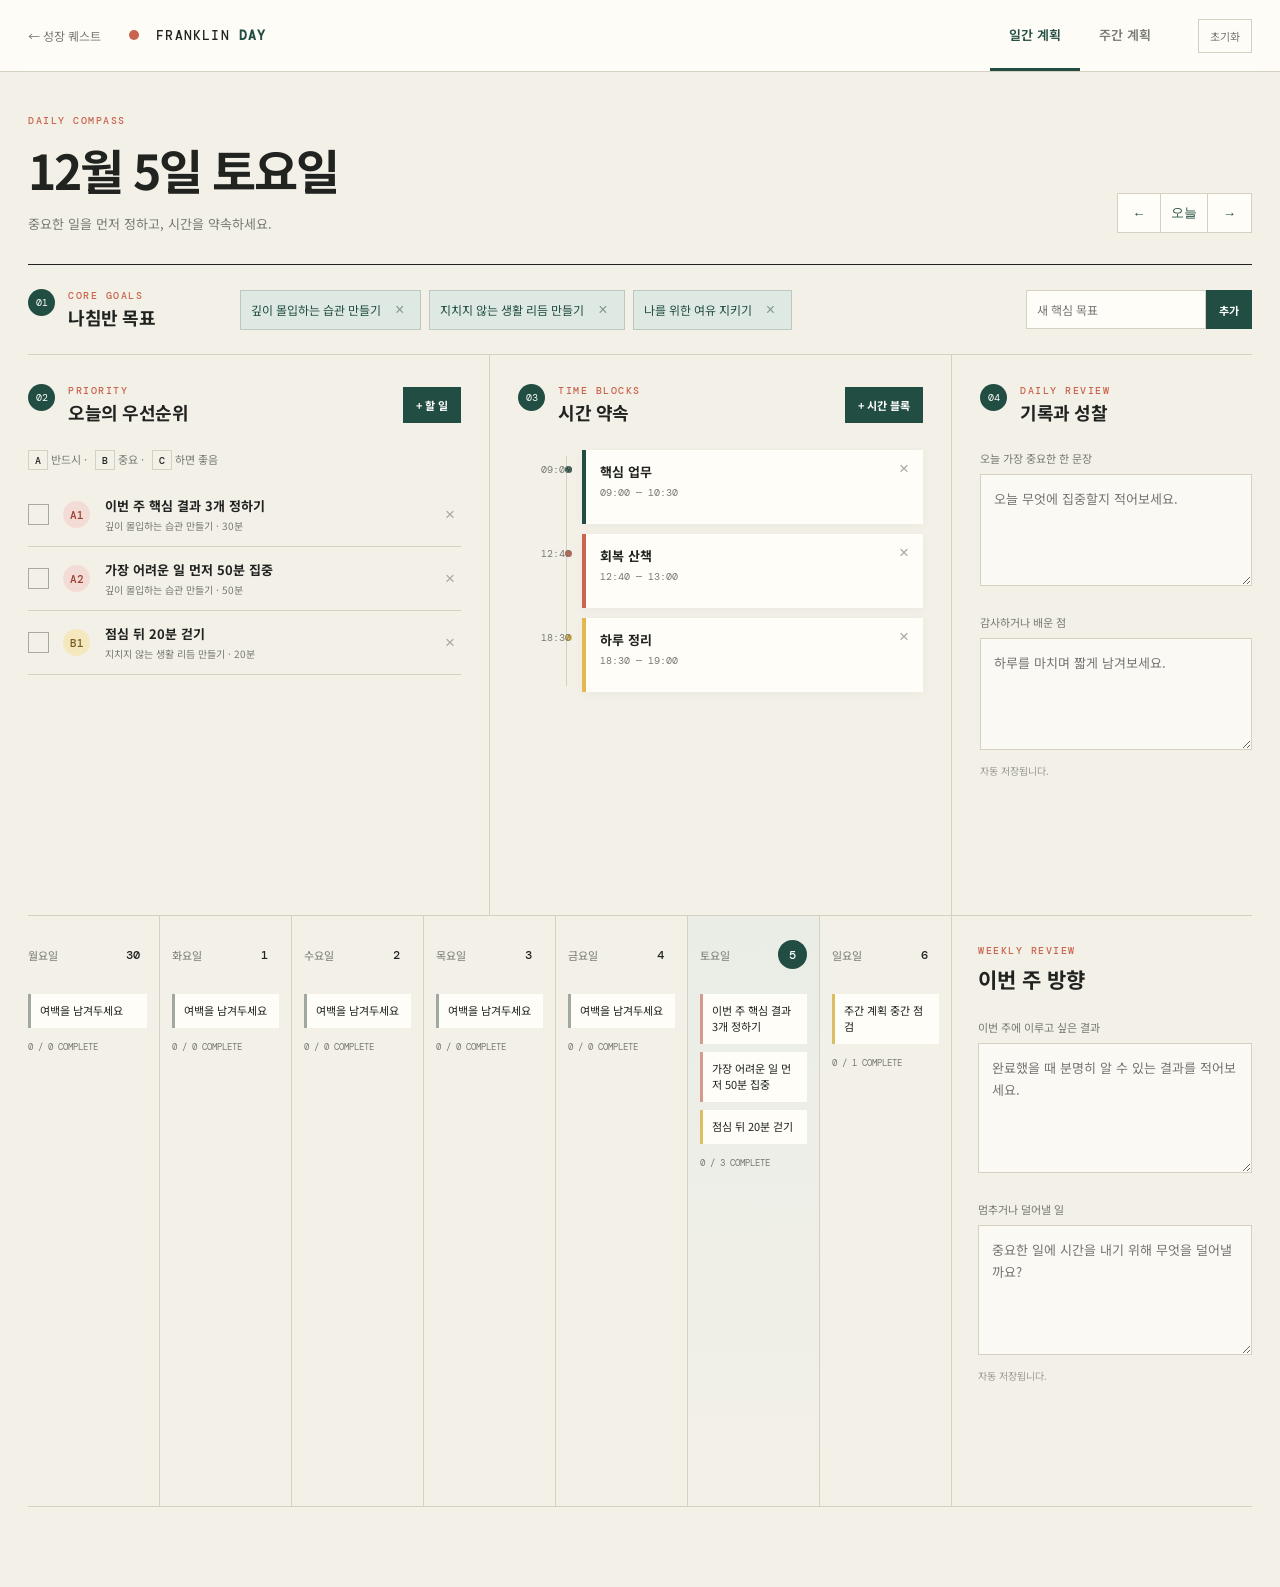
<file: planner.html>
<!doctype html>
<html lang="ko">
<head>
  <meta charset="UTF-8"><meta name="viewport" content="width=device-width, initial-scale=1.0">
  <title>플랭클린 플래너 · 너혼자레벨업</title>
  <link rel="preconnect" href="https://fonts.googleapis.com"><link rel="preconnect" href="https://fonts.gstatic.com" crossorigin>
  <link href="https://fonts.googleapis.com/css2?family=DM+Mono:wght@400;500&family=Noto+Sans+KR:wght@400;500;600;700;800&display=swap" rel="stylesheet"><link rel="stylesheet" href="planner.css">
</head>
<body>
<div class="planner-shell">
  <header class="planner-topbar"><a class="back-link" href="index.html">← <span>성장 퀘스트</span></a><a class="planner-brand" href="planner.html"><i></i> FRANKLIN <b>DAY</b></a><nav class="view-tabs" aria-label="계획 보기"><button class="view-tab active" data-view="day">일간 계획</button><button class="view-tab" data-view="week">주간 계획</button></nav><button class="quiet-button" id="resetPlanner">초기화</button></header>
  <main>
    <section class="date-hero"><div><p class="kicker" id="dateKicker">DAILY COMPASS</p><h1 id="dateTitle"></h1><p id="dateSubtitle">중요한 일을 먼저 정하고, 시간을 약속하세요.</p></div><div class="date-nav"><button id="prevDate" aria-label="이전">←</button><button id="todayButton">오늘</button><button id="nextDate" aria-label="다음">→</button></div></section>
    <section class="goal-strip" aria-labelledby="goalHeading"><div class="section-label"><span>01</span><div><p class="kicker">CORE GOALS</p><h2 id="goalHeading">나침반 목표</h2></div></div><div class="goal-list" id="goalList"></div><form class="goal-form" id="goalForm"><input id="goalInput" maxlength="60" placeholder="새 핵심 목표" aria-label="새 핵심 목표" required><button>추가</button></form></section>
    <section class="day-view" id="dayView">
      <div class="plan-panel priority-panel"><div class="panel-head"><div class="section-label"><span>02</span><div><p class="kicker">PRIORITY</p><h2>오늘의 우선순위</h2></div></div><button class="add-button" data-open="taskDialog">+ 할 일</button></div><div class="priority-guide"><b>A</b> 반드시 · <b>B</b> 중요 · <b>C</b> 하면 좋음</div><div class="task-list" id="taskList"></div><div class="empty" id="taskEmpty" hidden>오늘의 중요한 결과를 한 가지 적어보세요.</div></div>
      <div class="plan-panel timeline-panel"><div class="panel-head"><div class="section-label"><span>03</span><div><p class="kicker">TIME BLOCKS</p><h2>시간 약속</h2></div></div><button class="add-button" data-open="blockDialog">+ 시간 블록</button></div><div class="timeline" id="timeline"></div></div>
      <aside class="reflection-card"><div class="section-label"><span>04</span><div><p class="kicker">DAILY REVIEW</p><h2>기록과 성찰</h2></div></div><label>오늘 가장 중요한 한 문장<textarea id="dailyFocus" maxlength="240" placeholder="오늘 무엇에 집중할지 적어보세요."></textarea></label><label>감사하거나 배운 점<textarea id="dailyReview" maxlength="400" placeholder="하루를 마치며 짧게 남겨보세요."></textarea></label><p class="save-state" id="saveState">자동 저장됩니다.</p></aside>
    </section>
    <section class="week-view" id="weekView" hidden><div class="week-board" id="weekBoard"></div><aside class="week-review"><p class="kicker">WEEKLY REVIEW</p><h2>이번 주 방향</h2><label>이번 주에 이루고 싶은 결과<textarea id="weeklyOutcome" maxlength="400" placeholder="완료했을 때 분명히 알 수 있는 결과를 적어보세요."></textarea></label><label>멈추거나 덜어낼 일<textarea id="weeklyAvoid" maxlength="300" placeholder="중요한 일에 시간을 내기 위해 무엇을 덜어낼까요?"></textarea></label><p class="save-state">자동 저장됩니다.</p></aside></section>
  </main>
</div>
<dialog id="taskDialog"><form method="dialog" id="taskForm" class="dialog-form"><div class="dialog-head"><div><p class="kicker">NEW PRIORITY</p><h2>할 일 계획</h2></div><button value="cancel" formnovalidate aria-label="닫기">×</button></div><label>할 일<input id="taskTitle" maxlength="80" required placeholder="완료할 결과를 동사로 적어보세요."></label><div class="field-row"><label>날짜<input id="taskDate" type="date" required></label><label>우선순위<select id="taskPriority"><option value="A">A · 반드시</option><option value="B">B · 중요</option><option value="C">C · 하면 좋음</option></select></label></div><div class="field-row"><label>핵심 목표<select id="taskGoal"></select></label><label>예상 시간(분)<input id="taskDuration" type="number" min="5" max="720" step="5" value="30" required></label></div><div class="dialog-actions"><button value="cancel" class="secondary" formnovalidate>취소</button><button value="default" class="primary">계획에 추가</button></div></form></dialog>
<dialog id="blockDialog"><form method="dialog" id="blockForm" class="dialog-form"><div class="dialog-head"><div><p class="kicker">NEW TIME BLOCK</p><h2>시간 약속</h2></div><button value="cancel" formnovalidate aria-label="닫기">×</button></div><label>시간 블록 이름<input id="blockTitle" maxlength="60" required placeholder="예: 기획안 깊이 작업"></label><label>날짜<input id="blockDate" type="date" required></label><div class="field-row"><label>시작<input id="blockStart" type="time" value="09:00" required></label><label>종료<input id="blockEnd" type="time" value="10:00" required></label></div><label>성격<select id="blockTone"><option value="focus">집중</option><option value="health">건강</option><option value="balance">생활</option></select></label><div class="dialog-actions"><button value="cancel" class="secondary" formnovalidate>취소</button><button value="default" class="primary">시간 확보</button></div></form></dialog>
<script src="planner-data.js"></script><script src="planner.js"></script>
</body></html>
</file>
<file: planner.css>
:root{--paper:#f3f0e8;--ink:#20231f;--muted:#777a70;--line:#d6d0c3;--green:#214d42;--green-soft:#dfe9e3;--coral:#c9654e;--yellow:#e3b94f;--white:#fffdf8}*{box-sizing:border-box}html{background:#d9d5cc}body{margin:0;color:var(--ink);background:var(--paper);font-family:"Noto Sans KR",sans-serif}.planner-shell{min-height:100vh}.planner-topbar{height:72px;display:flex;align-items:center;gap:28px;padding:0 max(28px,calc((100vw - 1320px)/2));border-bottom:1px solid var(--line);background:rgba(255,253,248,.88);backdrop-filter:blur(12px);position:sticky;top:0;z-index:20}.planner-brand{color:var(--ink);text-decoration:none;letter-spacing:1.2px;font:500 13px "DM Mono"}.planner-brand i{display:inline-block;width:10px;height:10px;background:var(--coral);border-radius:50%;margin-right:8px}.planner-brand b{color:var(--green)}.back-link{color:var(--muted);text-decoration:none;font-size:12px}.view-tabs{align-self:stretch;display:flex;margin-left:auto}.view-tab{border:0;border-bottom:3px solid transparent;background:transparent;padding:0 19px;color:var(--muted);cursor:pointer;font:600 13px "Noto Sans KR"}.view-tab.active{border-color:var(--green);color:var(--green)}.quiet-button{border:1px solid var(--line);background:transparent;color:var(--muted);padding:8px 11px;cursor:pointer;font:11px "Noto Sans KR"}main{max-width:1320px;margin:auto;padding:42px 28px 80px}.date-hero{display:flex;justify-content:space-between;align-items:end;padding:0 0 31px;border-bottom:1px solid var(--ink)}.kicker{margin:0 0 7px;color:var(--coral);letter-spacing:1.5px;font:500 10px "DM Mono"}.date-hero h1{margin:0;font-size:clamp(30px,4vw,48px);font-weight:700;letter-spacing:-2px}.date-hero>div>p:last-child{margin:10px 0 0;color:var(--muted);font-size:13px}.date-nav{display:flex}.date-nav button{min-width:44px;border:1px solid var(--line);background:var(--white);padding:10px;color:var(--green);cursor:pointer}.date-nav button+button{border-left:0}.section-label{display:flex;align-items:flex-start;gap:13px}.section-label>span{display:grid;place-items:center;width:27px;height:27px;border-radius:50%;background:var(--green);color:#fff;font:10px "DM Mono"}.section-label h2{margin:0;font-size:18px;letter-spacing:-.5px}.section-label .kicker{margin-bottom:2px}.goal-strip{display:grid;grid-template-columns:190px 1fr auto;gap:22px;align-items:center;padding:24px 0;border-bottom:1px solid var(--line)}.goal-list{display:flex;gap:8px;overflow:auto}.goal-chip{display:flex;align-items:center;gap:8px;min-width:max-content;border:1px solid #bdc9c0;background:var(--green-soft);padding:9px 10px;color:var(--green);font-size:12px}.goal-chip button{border:0;background:transparent;color:#83978c;cursor:pointer;font-size:16px}.goal-form{display:flex;margin:0}.goal-form input{width:180px;border:1px solid var(--line);background:var(--white);padding:10px;font:12px "Noto Sans KR"}.goal-form button,.add-button{border:0;background:var(--green);color:#fff;padding:10px 13px;cursor:pointer;font:700 11px "Noto Sans KR"}.day-view{display:grid;grid-template-columns:1fr 1fr 300px;border-bottom:1px solid var(--line)}.plan-panel{min-height:560px;padding:29px 28px;border-right:1px solid var(--line)}.plan-panel:first-child{padding-left:0}.reflection-card{padding:29px 0 29px 28px}.panel-head{display:flex;align-items:center;justify-content:space-between;gap:15px}.priority-guide{margin:25px 0 13px;color:var(--muted);font-size:11px}.priority-guide b{display:inline-grid;place-items:center;width:20px;height:20px;margin-left:5px;border:1px solid var(--line);color:var(--ink);font:500 10px "DM Mono"}.priority-guide b:first-child{margin-left:0}.task-list{display:flex;flex-direction:column}.task-item{display:grid;grid-template-columns:27px 34px 1fr auto;align-items:center;gap:8px;padding:13px 0;border-bottom:1px solid var(--line)}.task-check{width:21px;height:21px;border:1px solid #a9aa9f;background:transparent;cursor:pointer}.task-check[aria-pressed=true]{background:var(--green);border-color:var(--green);color:#fff}.priority-mark{display:grid;place-items:center;width:27px;height:27px;border-radius:50%;font:500 11px "DM Mono"}.priority-A{background:#f4dcd6;color:#9b3e2b}.priority-B{background:#f5e8bf;color:#765f1c}.priority-C{background:#e1e5df;color:#566057}.task-copy strong{display:block;font-size:13px}.task-copy small{display:block;margin-top:3px;color:var(--muted);font-size:10px}.task-item.completed .task-copy strong{text-decoration:line-through;color:#92958c}.item-delete{border:0;background:transparent;color:#a7a79e;cursor:pointer;font-size:17px}.empty{margin-top:20px;padding:35px;border:1px dashed var(--line);color:var(--muted);text-align:center;font-size:12px}.timeline{position:relative;margin-top:25px;padding-left:64px}.timeline:before{content:"";position:absolute;left:48px;top:6px;bottom:6px;width:1px;background:var(--line)}.time-block{position:relative;min-height:74px;margin-bottom:10px;padding:12px 31px 12px 14px;border-left:4px solid var(--green);background:var(--white);box-shadow:0 2px 9px #554e3d0b}.time-block .time{position:absolute;right:calc(100% + 15px);top:13px;color:var(--muted);font:10px "DM Mono";white-space:nowrap}.time-block:before{content:"";position:absolute;width:7px;height:7px;border-radius:50%;background:var(--green);left:-21px;top:16px}.time-block.health{border-color:var(--coral)}.time-block.health:before{background:var(--coral)}.time-block.balance{border-color:var(--yellow)}.time-block.balance:before{background:var(--yellow)}.time-block strong{display:block;font-size:13px}.time-block small{display:block;margin-top:5px;color:var(--muted);font:10px "DM Mono"}.time-block .item-delete{position:absolute;right:8px;top:8px}.timeline-empty{padding:40px 8px;color:var(--muted);font-size:12px}.reflection-card label,.week-review label{display:block;margin-top:25px;color:var(--muted);font-size:11px}.reflection-card textarea,.week-review textarea{width:100%;min-height:112px;margin-top:8px;border:1px solid var(--line);background:rgba(255,253,248,.72);padding:13px;resize:vertical;color:var(--ink);font:13px/1.7 "Noto Sans KR"}.save-state{color:#9b9b91;font-size:10px}
.week-view{display:grid;grid-template-columns:1fr 300px;border-bottom:1px solid var(--line)}.week-board{display:grid;grid-template-columns:repeat(7,1fr);min-height:590px}.week-day{min-width:0;padding:24px 12px;border-right:1px solid var(--line);cursor:pointer}.week-day:first-child{padding-left:0}.week-day.today{background:linear-gradient(#e4ece5aa,transparent)}.week-day.selected .week-date{background:var(--green);color:#fff}.week-day header{display:flex;align-items:center;justify-content:space-between;padding-bottom:17px}.week-day-name{color:var(--muted);font-size:11px}.week-date{display:grid;place-items:center;width:29px;height:29px;border-radius:50%;font:500 12px "DM Mono"}.week-task{margin:8px 0;padding:9px;border-left:3px solid #d59a8c;background:var(--white);font-size:11px;line-height:1.45}.week-task.B{border-color:#dbbd64}.week-task.C{border-color:#9fa9a0}.week-task.done{text-decoration:line-through;opacity:.48}.week-count{display:block;margin-top:13px;color:var(--muted);font:9px "DM Mono"}.week-review{padding:28px 0 28px 26px}.week-review h2{margin:0;font-size:21px}.week-review textarea{min-height:130px}dialog{width:min(520px,calc(100% - 30px));border:1px solid #b6afa1;background:var(--paper);padding:0;color:var(--ink);box-shadow:0 22px 80px #29271f44}dialog::backdrop{background:#1c261f99;backdrop-filter:blur(4px)}.dialog-form{padding:27px}.dialog-head{display:flex;justify-content:space-between;align-items:start;padding-bottom:18px;border-bottom:1px solid var(--line)}.dialog-head h2{margin:0}.dialog-head>button{border:0;background:transparent;font-size:24px;color:var(--muted);cursor:pointer}.dialog-form label{display:block;margin-top:18px;color:var(--muted);font-size:11px}.dialog-form input,.dialog-form select{display:block;width:100%;margin-top:7px;border:1px solid var(--line);background:var(--white);padding:11px;color:var(--ink);font:13px "Noto Sans KR"}.field-row{display:grid;grid-template-columns:1fr 1fr;gap:12px}.dialog-actions{display:flex;justify-content:flex-end;gap:8px;margin-top:25px}.dialog-actions button{border:0;padding:11px 16px;cursor:pointer;font:700 12px "Noto Sans KR"}.dialog-actions .secondary{background:#dfdbd1;color:var(--muted)}.dialog-actions .primary{background:var(--green);color:#fff}@media(max-width:1040px){.day-view{grid-template-columns:1fr 1fr}.reflection-card{grid-column:1/-1;padding-left:0}.week-view{grid-template-columns:1fr}.week-review{padding-left:0}.week-board{overflow:auto}.week-day{min-width:140px}.goal-strip{grid-template-columns:180px 1fr}.goal-form{grid-column:2}}@media(max-width:720px){.planner-topbar{height:62px;padding:0 14px;gap:12px}.back-link span,.quiet-button{display:none}.planner-brand{font-size:11px}.view-tabs{margin-left:auto}.view-tab{padding:0 10px;font-size:11px}main{padding:28px 16px 60px}.date-hero{align-items:flex-start;gap:20px}.date-hero h1{font-size:29px}.date-hero>div>p:last-child{display:none}.date-nav button{min-width:38px;padding:8px}.goal-strip{grid-template-columns:1fr;gap:15px}.goal-form{grid-column:auto}.goal-form input{width:100%}.day-view{grid-template-columns:1fr}.plan-panel{min-height:0;padding:26px 0;border-right:0;border-bottom:1px solid var(--line)}.reflection-card{padding:26px 0}.week-view{display:block}.week-view[hidden]{display:none}.week-board{display:flex;min-height:490px}.week-day{min-width:160px}.week-review{padding:25px 0}.field-row{grid-template-columns:1fr}.dialog-form{padding:21px}}
</file>
